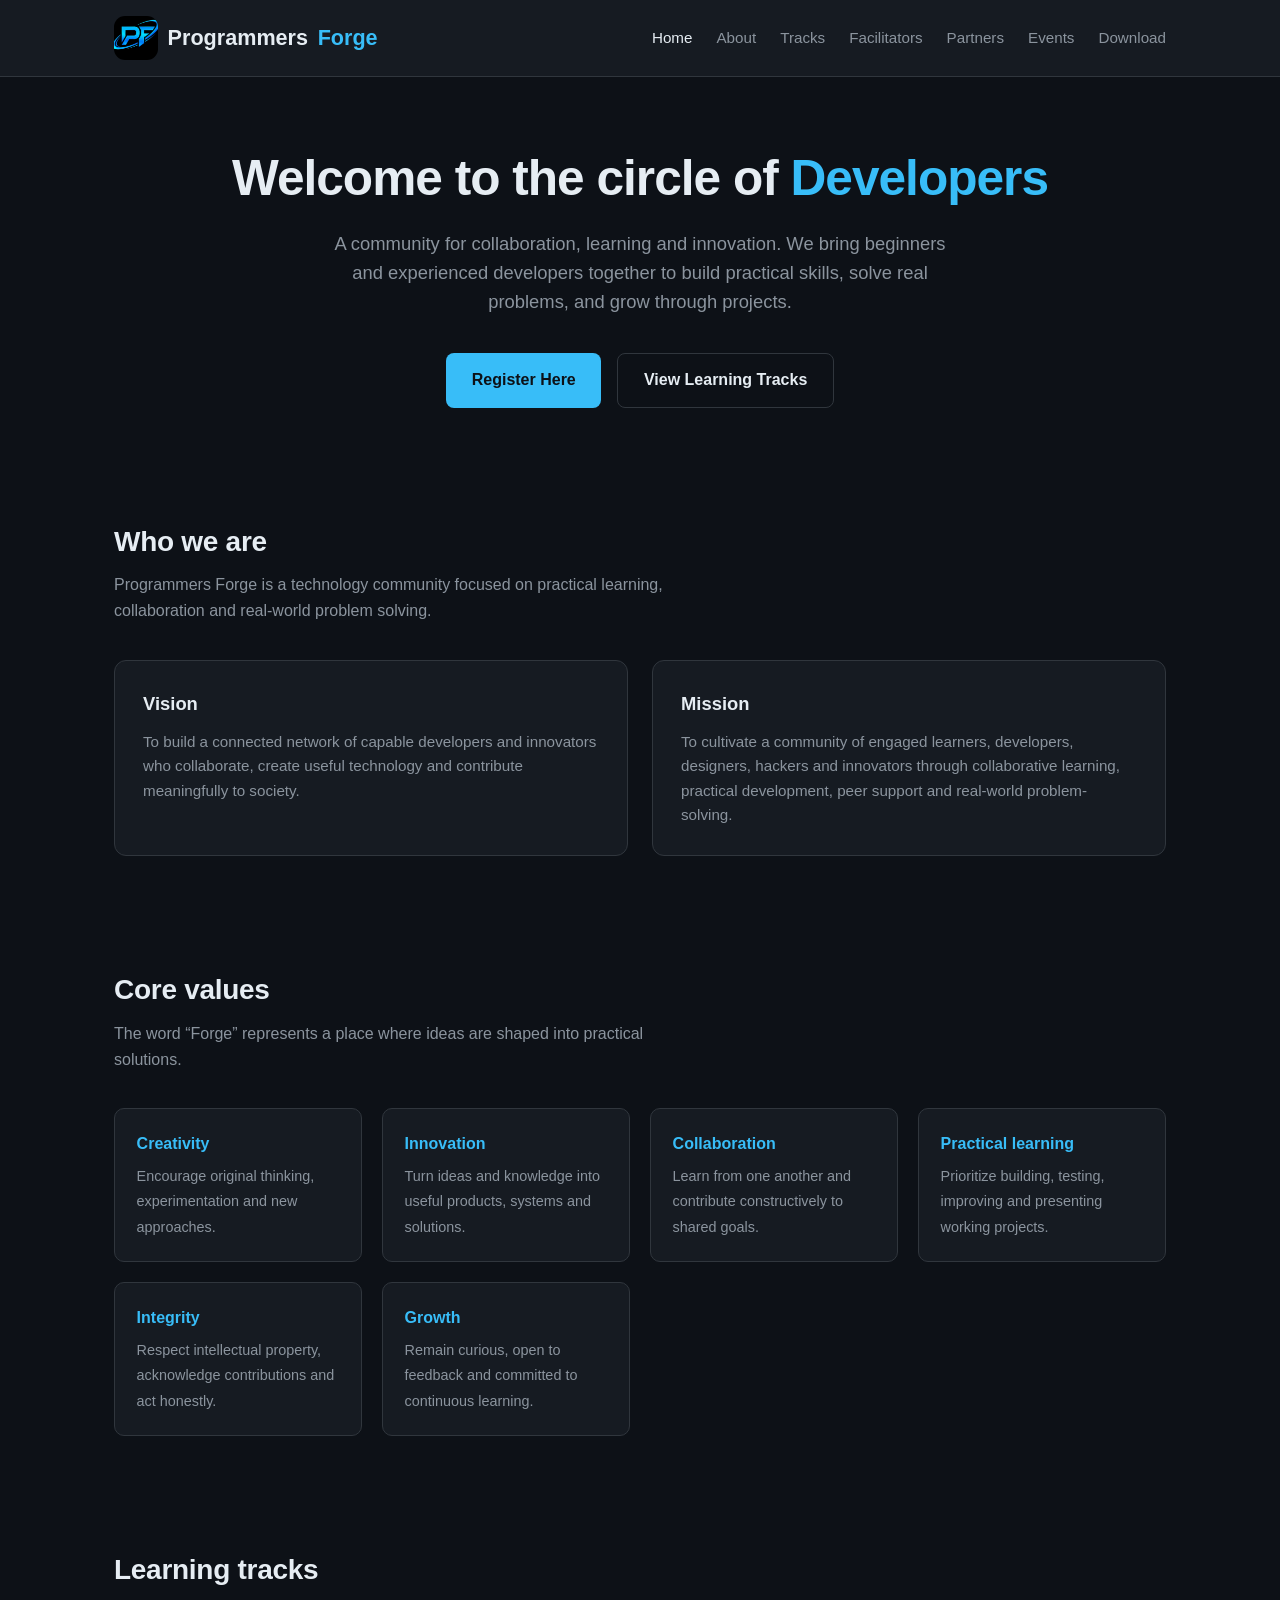
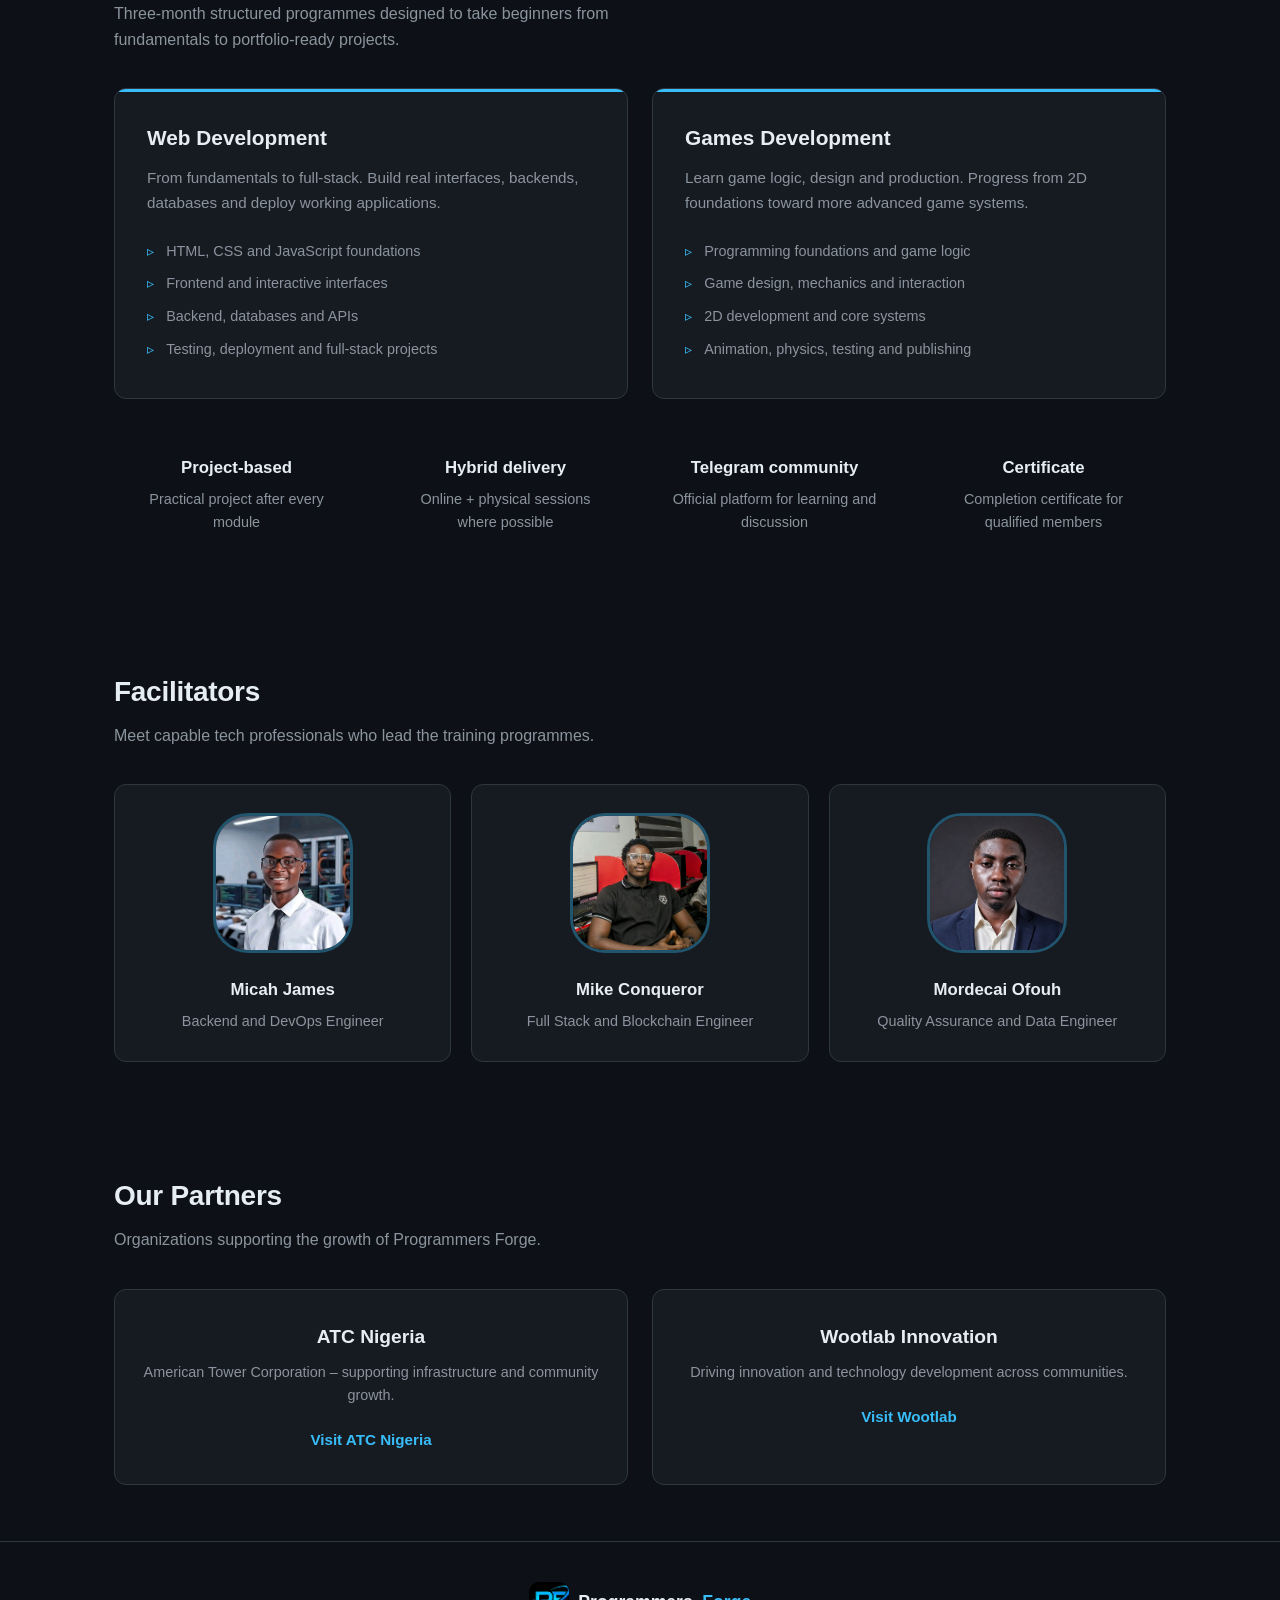
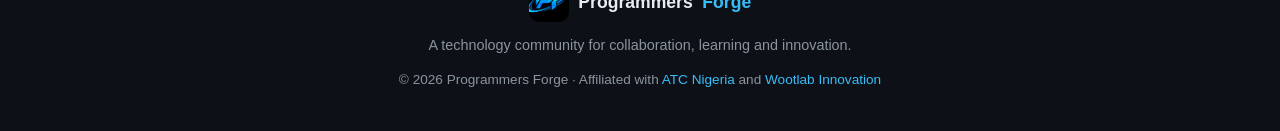
<file: index.html>
<!DOCTYPE html>
<html lang="en">
<head>
    <meta charset="UTF-8">
    <meta name="viewport" content="width=device-width, initial-scale=1.0">
    <title>Programmers Forge | Technology Community for Collaboration, Learning & Innovation</title>
    <meta name="description" content="Programmers Forge is a technology community for collaboration, learning and innovation. Join our Web Development and Games Development tracks.">
    <link rel="stylesheet" href="css/style.css">
</head>
<body>

    <!-- Navigation -->
    <header>
        <nav class="nav">
            <div class="logo">
                <img src="docs/logo.jpg" width="44" height="44" alt="Programmers Forge logo">
                Programmers <span>Forge</span>
            </div>
            <ul class="nav-links">
                <li><a href="index.html">Home</a></li>
                <li><a href="index.html#about">About</a></li>
                <li><a href="index.html#tracks">Tracks</a></li>
                <li><a href="index.html#facilitators">Facilitators</a></li>
                <li><a href="index.html#partners">Partners</a></li>
                <li><a href="event.html">Events</a></li>
                <li><a href="download.html">Download</a></li>
            </ul>
        </nav>
    </header>

    <!-- Hero -->
    <section class="hero">
        <h1>Welcome to the circle of <span>Developers</span></h1>
        <p>
            A community for collaboration, learning and innovation. 
            We bring beginners and experienced developers together to build practical skills, 
            solve real problems, and grow through projects.
        </p>
        <div class="hero-buttons">
            <a href="https://forms.gle/5eBDGkRrgoU51Q5h6" class="btn btn-primary" target="_blank" rel="noopener">
                Register Here
            </a>
            <a href="#tracks" class="btn btn-secondary">
                View Learning Tracks
            </a>
        </div>
    </section>

    <!-- About / Vision & Mission -->
    <section id="about">
        <h2 class="section-title">Who we are</h2>
        <p class="section-subtitle">
            Programmers Forge is a technology community focused on practical learning, 
            collaboration and real-world problem solving.
        </p>

        <div class="grid-2">
            <div class="card">
                <h3>Vision</h3>
                <p>
                    To build a connected network of capable developers and innovators 
                    who collaborate, create useful technology and contribute meaningfully to society.
                </p>
            </div>
            <div class="card">
                <h3>Mission</h3>
                <p>
                    To cultivate a community of engaged learners, developers, designers, 
                    hackers and innovators through collaborative learning, practical development, 
                    peer support and real-world problem-solving.
                </p>
            </div>
        </div>
    </section>

    <!-- Values -->
    <section id="values">
        <h2 class="section-title">Core values</h2>
        <p class="section-subtitle">
            The word “Forge” represents a place where ideas are shaped into practical solutions.
        </p>

        <div class="values-grid">
            <div class="value-item">
                <strong>Creativity</strong>
                <span>Encourage original thinking, experimentation and new approaches.</span>
            </div>
            <div class="value-item">
                <strong>Innovation</strong>
                <span>Turn ideas and knowledge into useful products, systems and solutions.</span>
            </div>
            <div class="value-item">
                <strong>Collaboration</strong>
                <span>Learn from one another and contribute constructively to shared goals.</span>
            </div>
            <div class="value-item">
                <strong>Practical learning</strong>
                <span>Prioritize building, testing, improving and presenting working projects.</span>
            </div>
            <div class="value-item">
                <strong>Integrity</strong>
                <span>Respect intellectual property, acknowledge contributions and act honestly.</span>
            </div>
            <div class="value-item">
                <strong>Growth</strong>
                <span>Remain curious, open to feedback and committed to continuous learning.</span>
            </div>
        </div>
    </section>

    <!-- Learning Tracks -->
    <section id="tracks">
        <h2 class="section-title">Learning tracks</h2>
        <p class="section-subtitle">
            Three-month structured programmes designed to take beginners from fundamentals 
            to portfolio-ready projects.
        </p>

        <div class="tracks">
            <div class="track-card">
                <h3>Web Development</h3>
                <p>
                    From fundamentals to full-stack. Build real interfaces, backends, 
                    databases and deploy working applications.
                </p>
                <ul>
                    <li>HTML, CSS and JavaScript foundations</li>
                    <li>Frontend and interactive interfaces</li>
                    <li>Backend, databases and APIs</li>
                    <li>Testing, deployment and full-stack projects</li>
                </ul>
            </div>

            <div class="track-card">
                <h3>Games Development</h3>
                <p>
                    Learn game logic, design and production. Progress from 2D foundations 
                    toward more advanced game systems.
                </p>
                <ul>
                    <li>Programming foundations and game logic</li>
                    <li>Game design, mechanics and interaction</li>
                    <li>2D development and core systems</li>
                    <li>Animation, physics, testing and publishing</li>
                </ul>
            </div>
        </div>

        <div class="features">
            <div class="feature">
                <h4>Project-based</h4>
                <p>Practical project after every module</p>
            </div>
            <div class="feature">
                <h4>Hybrid delivery</h4>
                <p>Online + physical sessions where possible</p>
            </div>
            <div class="feature">
                <h4>Telegram community</h4>
                <p>Official platform for learning and discussion</p>
            </div>
            <div class="feature">
                <h4>Certificate</h4>
                <p>Completion certificate for qualified members</p>
            </div>
        </div>
    </section>

    <!-- Facilitators -->
    <section id="facilitators">
        <h2 class="section-title">Facilitators</h2>
        <p class="section-subtitle">
            Meet capable tech professionals who lead the training programmes.
        </p>

        <div class="values-grid">
            <div class="facilitator-card">
                <img src="docs/mhyka.jpg" width="140" height="140" alt="Micah James">
                <strong>Micah James</strong>
                <span>Backend and DevOps Engineer</span>
            </div>
            <div class="facilitator-card">
                <img src="docs/mike.jpg" width="140" height="140" alt="Mike Conqueror">
                <strong>Mike Conqueror</strong>
                <span>Full Stack and Blockchain Engineer</span>
            </div>
            <div class="facilitator-card">
                <img src="docs/mordy.jpg" width="140" height="140" alt="Mordecai Ofouh">
                <strong>Mordecai Ofouh</strong>
                <span>Quality Assurance and Data Engineer</span>
            </div>
        </div>
    </section>

    <!-- Partners -->
    <section id="partners">
        <h2 class="section-title">Our Partners</h2>
        <p class="section-subtitle">
            Organizations supporting the growth of Programmers Forge.
        </p>

        <div class="partners-grid">
            <div class="partner-card">
                <h3>ATC Nigeria</h3>
                <p>American Tower Corporation – supporting infrastructure and community growth.</p>
                <a href="https://www.americantower.com/en-ng/" target="_blank" rel="noopener">
                    Visit ATC Nigeria
                </a>
            </div>
            <div class="partner-card">
                <h3>Wootlab Innovation</h3>
                <p>Driving innovation and technology development across communities.</p>
                <a href="https://wootlab.ng" target="_blank" rel="noopener">
                    Visit Wootlab
                </a>
            </div>
        </div>
    </section>

    <!-- Footer -->
    <footer>
        <div class="logo">
            <img src="docs/logo.jpg" width="40" height="40" alt="Programmers Forge logo">
            Programmers <span>Forge</span>
        </div>
        <p>A technology community for collaboration, learning and innovation.</p>
        <p style="margin-top: 0.75rem; font-size: 0.85rem;">
            © 2026 Programmers Forge · Affiliated with 
            <a href="https://www.americantower.com/en-ng/" target="_blank" rel="noopener">ATC Nigeria</a> 
            and 
            <a href="https://wootlab.ng" target="_blank" rel="noopener">Wootlab Innovation</a>
        </p>
    </footer>

    <script src="js/script.js"></script>
</body>
</html>
</file>
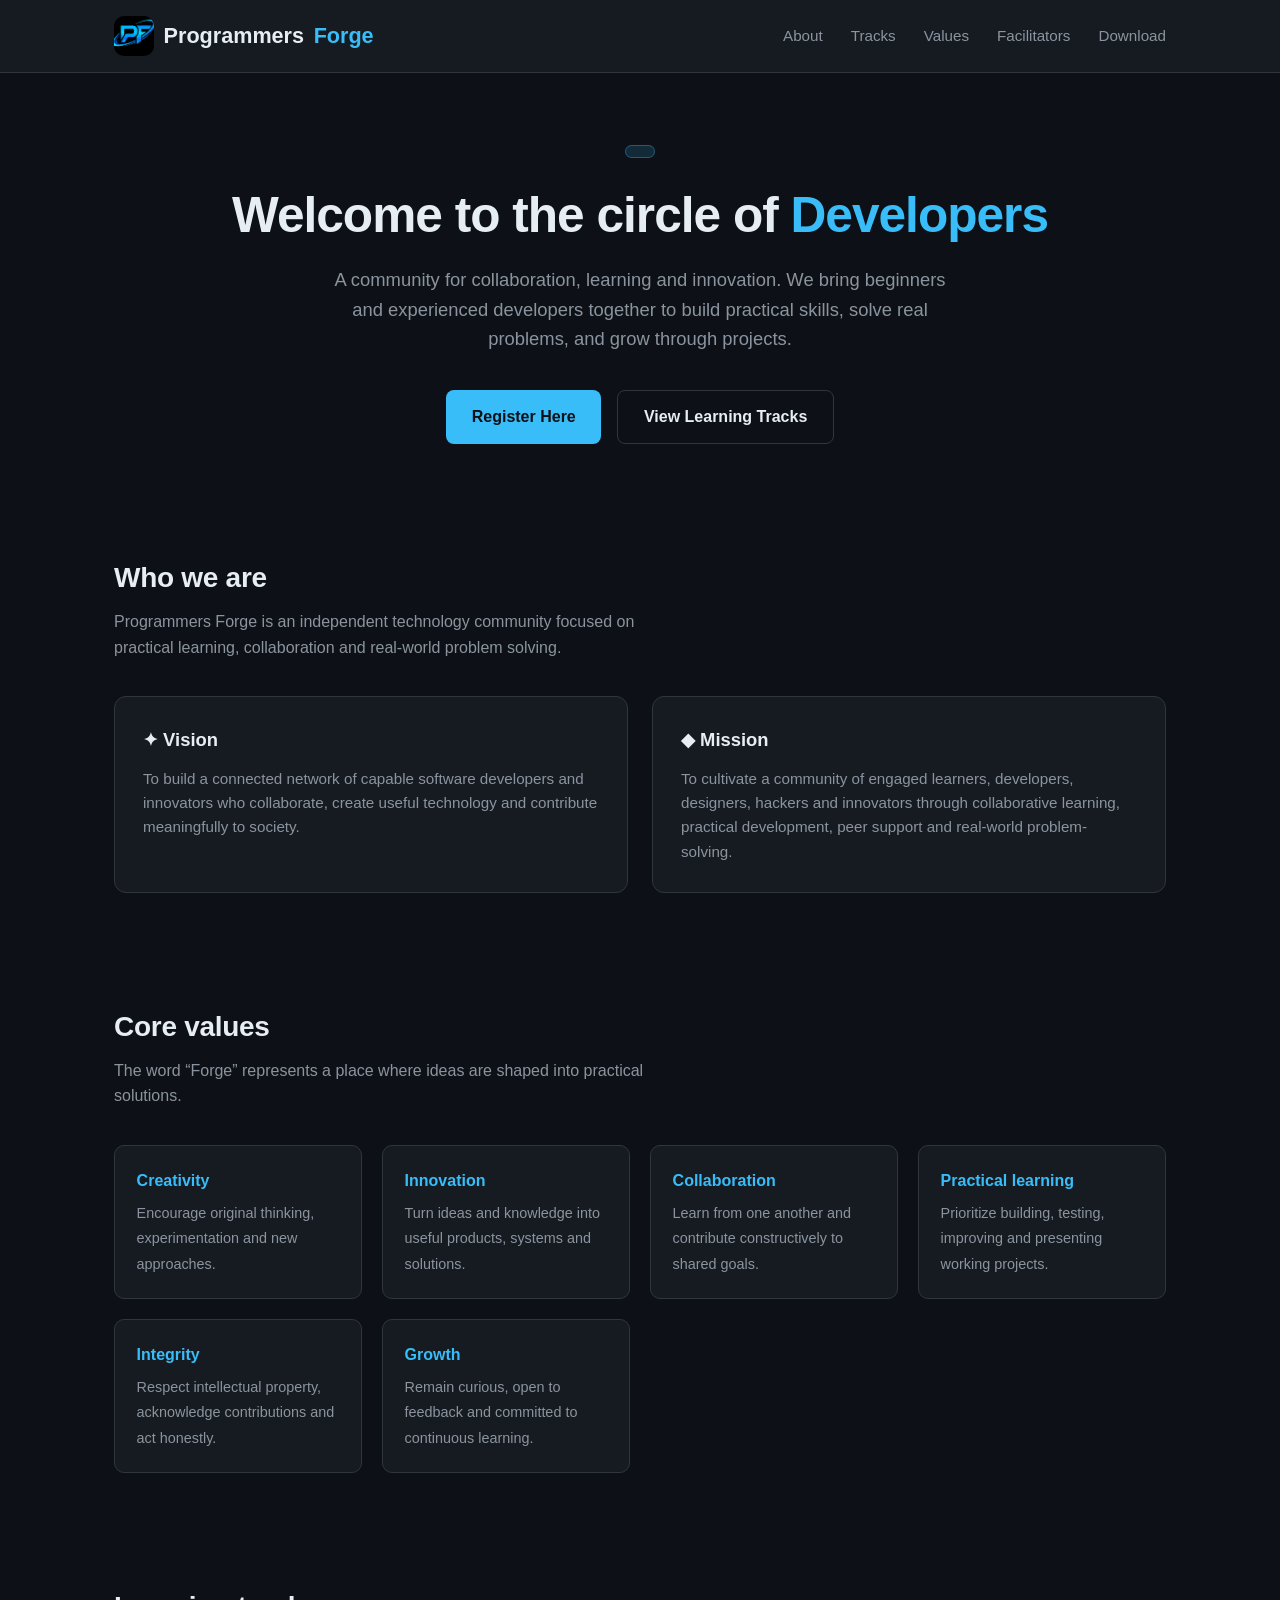
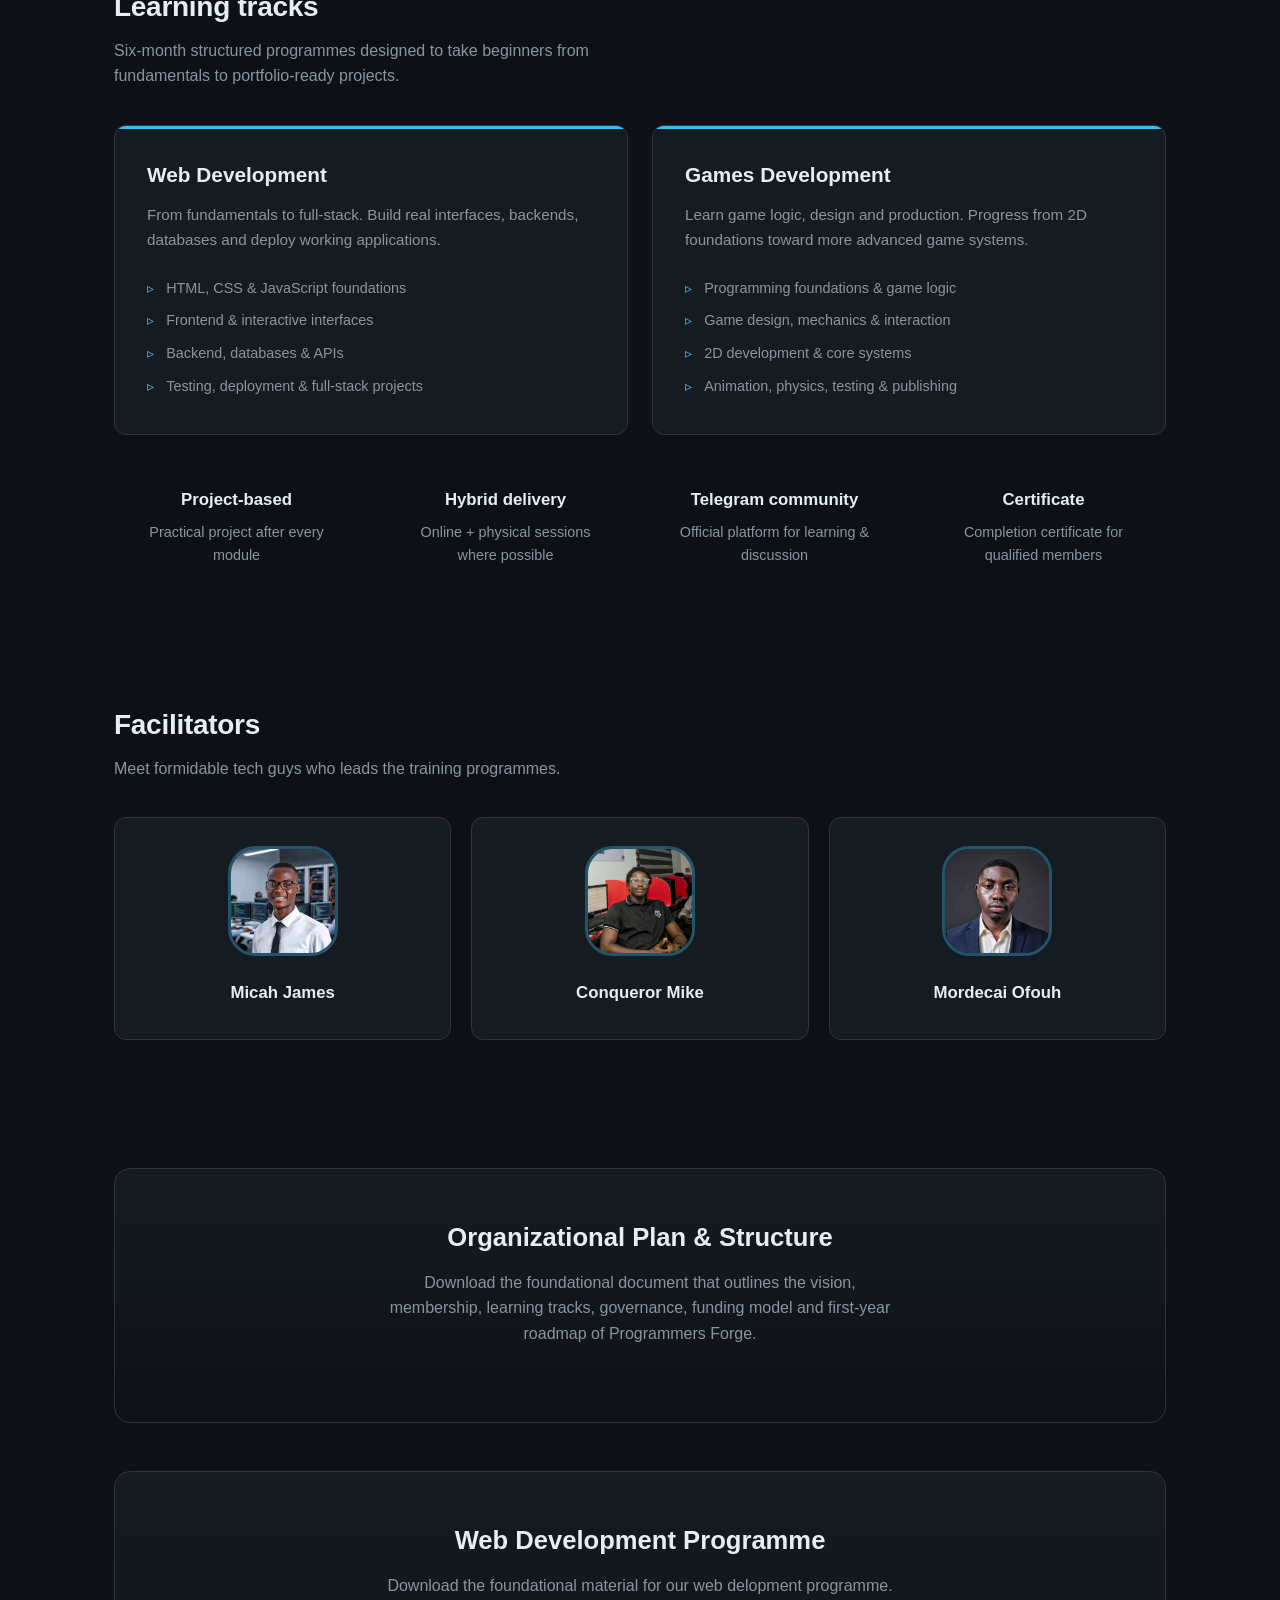
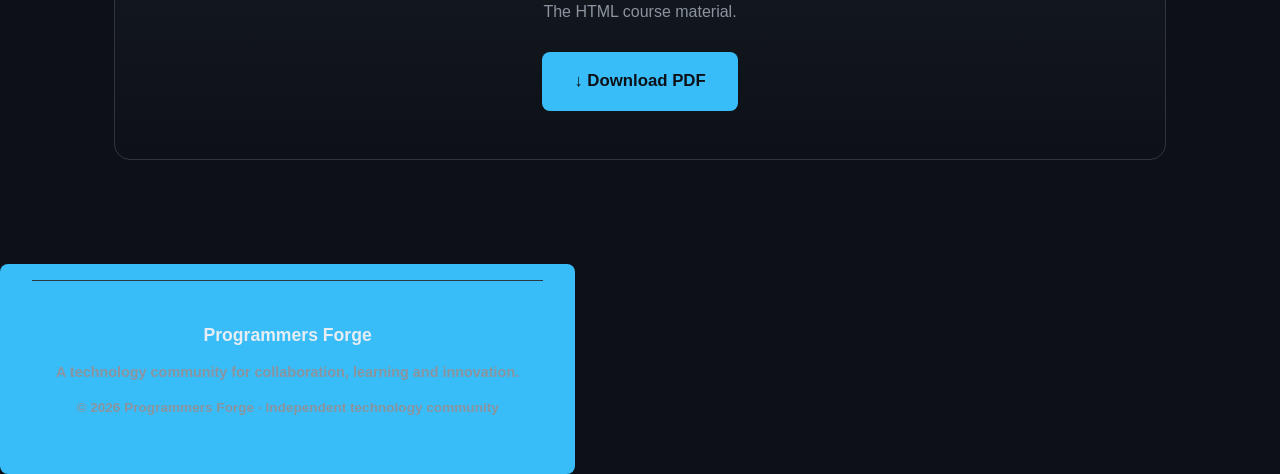
<file: BlueProForge.html>
<!DOCTYPE html>
<html lang="en">
<head>
    <meta charset="UTF-8">
    <meta name="viewport" content="width=device-width, initial-scale=1.0">
    <title>Programmers Forge | Technology Community for Collaboration, Learning & Innovation</title>
    <meta name="description" content="Programmers Forge is a technology community for collaboration, learning and innovation. Join our Web Development and Games Development tracks.">
    <style>
        :root {
            --bg-dark: #0d1117;
            --bg-card: #161b22;
            --bg-hover: #21262d;
            --border: #30363d;
            --text-primary: #e6edf3;
            --text-secondary: #8b949e;
            --accent: #38bdf8;          /* Sky blue */
            --accent-hover: #0ea5e9;    /* Deeper sky blue */
            --accent-soft: rgba(56, 189, 248, 0.15);
            --accent-border: rgba(56, 189, 248, 0.35);
        }

        * {
            margin: 0;
            padding: 0;
            box-sizing: border-box;
        }

        body {
            font-family: -apple-system, BlinkMacSystemFont, "Segoe UI", Helvetica, Arial, sans-serif;
            background-color: var(--bg-dark);
            color: var(--text-primary);
            line-height: 1.6;
        }

        a {
            color: var(--accent);
            text-decoration: none;
        }

        a:hover {
            text-decoration: underline;
        }

        img {
            border-radius: 25%;
            object-fit: cover;
        }

        /* Header */
        header {
            background: var(--bg-card);
            border-bottom: 1px solid var(--border);
            position: sticky;
            top: 0;
            z-index: 100;
        }

        .nav {
            max-width: 1100px;
            margin: 0 auto;
            padding: 1rem 1.5rem;
            display: flex;
            justify-content: space-between;
            align-items: center;
        }

        .logo {
            font-size: 1.35rem;
            font-weight: 700;
            color: var(--text-primary);
            display: flex;
            align-items: center;
            gap: 0.6rem;
        }

        .logo img {
            border-radius: 25%;
            display: block;
        }

        .logo span {
            color: var(--accent);
        }

        .nav-links {
            display: flex;
            gap: 1.75rem;
            list-style: none;
        }

        .nav-links a {
            color: var(--text-secondary);
            font-size: 0.95rem;
            font-weight: 500;
            transition: color 0.2s;
        }

        .nav-links a:hover {
            color: var(--text-primary);
            text-decoration: none;
        }

        /* Hero */
        .hero {
            max-width: 1100px;
            margin: 0 auto;
            padding: 4.5rem 1.5rem 3.5rem;
            text-align: center;
        }

        .hero-badge {
            display: inline-block;
            background: var(--accent-soft);
            color: var(--accent);
            font-size: 0.85rem;
            font-weight: 600;
            padding: 0.35rem 0.9rem;
            border-radius: 999px;
            margin-bottom: 1.25rem;
            border: 1px solid var(--accent-border);
        }

        .hero h1 {
            font-size: clamp(2.1rem, 5vw, 3.1rem);
            font-weight: 800;
            line-height: 1.2;
            margin-bottom: 1.25rem;
            letter-spacing: -0.02em;
        }

        .hero h1 span {
            color: var(--accent);
        }

        .hero p {
            font-size: 1.15rem;
            color: var(--text-secondary);
            max-width: 640px;
            margin: 0 auto 2.25rem;
        }

        .hero-buttons {
            display: flex;
            gap: 1rem;
            justify-content: center;
            flex-wrap: wrap;
        }

        .btn {
            display: inline-flex;
            align-items: center;
            gap: 0.5rem;
            padding: 0.85rem 1.6rem;
            border-radius: 8px;
            font-weight: 600;
            font-size: 1rem;
            transition: all 0.2s;
            cursor: pointer;
            border: none;
        }

        .btn-primary {
            background: var(--accent);
            color: #0d1117;
        }

        .btn-primary:hover {
            background: var(--accent-hover);
            text-decoration: none;
            transform: translateY(-1px);
        }

        .btn-secondary {
            background: transparent;
            color: var(--text-primary);
            border: 1px solid var(--border);
        }

        .btn-secondary:hover {
            background: var(--bg-hover);
            border-color: var(--text-secondary);
            text-decoration: none;
        }

        /* Sections */
        section {
            max-width: 1100px;
            margin: 0 auto;
            padding: 3.5rem 1.5rem;
        }

        .section-title {
            font-size: 1.75rem;
            font-weight: 700;
            margin-bottom: 0.5rem;
            letter-spacing: -0.01em;
        }

        .section-subtitle {
            color: var(--text-secondary);
            margin-bottom: 2.25rem;
            max-width: 560px;
        }

        /* Vision / Mission cards */
        .grid-2 {
            display: grid;
            grid-template-columns: repeat(auto-fit, minmax(280px, 1fr));
            gap: 1.5rem;
        }

        .card {
            background: var(--bg-card);
            border: 1px solid var(--border);
            border-radius: 12px;
            padding: 1.75rem;
            transition: border-color 0.2s;
        }

        .card:hover {
            border-color: #484f58;
        }

        .card h3 {
            font-size: 1.15rem;
            margin-bottom: 0.75rem;
            display: flex;
            align-items: center;
            gap: 0.5rem;
        }

        .card p {
            color: var(--text-secondary);
            font-size: 0.95rem;
        }

        /* Values + Facilitators grid */
        .values-grid {
            display: grid;
            grid-template-columns: repeat(auto-fit, minmax(220px, 1fr));
            gap: 1.25rem;
        }

        .value-item {
            background: var(--bg-card);
            border: 1px solid var(--border);
            border-radius: 10px;
            padding: 1.35rem;
        }

        .value-item strong {
            display: block;
            color: var(--accent);
            margin-bottom: 0.4rem;
            font-size: 1rem;
        }

        .value-item span {
            color: var(--text-secondary);
            font-size: 0.9rem;
        }

        /* Facilitators */
        .facilitator-card {
            background: var(--bg-card);
            border: 1px solid var(--border);
            border-radius: 12px;
            padding: 1.75rem 1.25rem;
            text-align: center;
            transition: border-color 0.2s;
        }

        .facilitator-card:hover {
            border-color: var(--accent);
        }

        .facilitator-card img {
            width: 110px;
            height: 110px;
            border-radius: 25%;
            margin-bottom: 1rem;
            border: 3px solid var(--accent-border);
            object-fit: cover;
        }

        .facilitator-card strong {
            display: block;
            color: var(--text-primary);
            font-size: 1.05rem;
            margin-bottom: 0.25rem;
        }

        .facilitator-card span {
            color: var(--text-secondary);
            font-size: 0.9rem;
        }

        /* Tracks */
        .tracks {
            display: grid;
            grid-template-columns: repeat(auto-fit, minmax(300px, 1fr));
            gap: 1.5rem;
        }

        .track-card {
            background: var(--bg-card);
            border: 1px solid var(--border);
            border-radius: 12px;
            padding: 2rem;
            position: relative;
            overflow: hidden;
        }

        .track-card::before {
            content: "";
            position: absolute;
            top: 0;
            left: 0;
            right: 0;
            height: 3px;
            background: var(--accent);
        }

        .track-card h3 {
            font-size: 1.3rem;
            margin-bottom: 0.75rem;
        }

        .track-card p {
            color: var(--text-secondary);
            margin-bottom: 1.25rem;
            font-size: 0.95rem;
        }

        .track-card ul {
            list-style: none;
            color: var(--text-secondary);
            font-size: 0.9rem;
        }

        .track-card ul li {
            padding: 0.3rem 0;
            padding-left: 1.2rem;
            position: relative;
        }

        .track-card ul li::before {
            content: "▹";
            position: absolute;
            left: 0;
            color: var(--accent);
        }

        /* Features row */
        .features {
            display: grid;
            grid-template-columns: repeat(auto-fit, minmax(240px, 1fr));
            gap: 1.5rem;
            margin-top: 1rem;
        }

        .feature {
            text-align: center;
            padding: 1.5rem 1rem;
        }

        .feature-icon {
            font-size: 1.8rem;
            margin-bottom: 0.75rem;
        }

        .feature h4 {
            margin-bottom: 0.4rem;
            font-size: 1.05rem;
        }

        .feature p {
            color: var(--text-secondary);
            font-size: 0.9rem;
        }

        /* Download CTA */
        .download-section {
            background: linear-gradient(180deg, var(--bg-card) 0%, var(--bg-dark) 100%);
            border: 1px solid var(--border);
            border-radius: 16px;
            padding: 3rem 2rem;
            text-align: center;
            margin: 1rem 0 3rem;
        }

        .download-section h2 {
            font-size: 1.6rem;
            margin-bottom: 0.75rem;
        }

        .download-section p {
            color: var(--text-secondary);
            max-width: 520px;
            margin: 0 auto 1.75rem;
        }

        .download-btn {
            display: inline-flex;
            align-items: center;
            gap: 0.6rem;
            background: var(--accent);
            color: #0d1117;
            padding: 1rem 2rem;
            border-radius: 8px;
            font-weight: 700;
            font-size: 1.05rem;
            transition: all 0.2s;
        }

        .download-btn:hover {
            background: var(--accent-hover);
            text-decoration: none;
            transform: translateY(-2px);
            box-shadow: 0 6px 20px rgba(56, 189, 248, 0.3);
        }

        /* Footer */
        footer {
            border-top: 1px solid var(--border);
            padding: 2.5rem 1.5rem;
            text-align: center;
            color: var(--text-secondary);
            font-size: 0.9rem;
        }

        footer .logo {
            justify-content: center;
            margin-bottom: 0.75rem;
            font-size: 1.1rem;
        }

        /* Responsive */
        @media (max-width: 700px) {
            .nav-links {
                display: none;
            }

            .hero {
                padding: 3rem 1.25rem 2.5rem;
            }

            .download-section {
                padding: 2.25rem 1.25rem;
            }
        }
    </style>
</head>
<body>

    <!-- Navigation -->
    <header>
        <nav class="nav">
            <div class="logo">
                <img src="docs/logo.jpg" width="40" height="40" alt="Programmers Forge logo">
                Programmers <span>Forge</span>
            </div>
            <ul class="nav-links">
                <li><a href="#about">About</a></li>
                <li><a href="#tracks">Tracks</a></li>
                <li><a href="#values">Values</a></li>
                <li><a href="#facilitators">Facilitators</a></li>
                <li><a href="#download">Download</a></li>
            </ul>
        </nav>
    </header>

    <!-- Hero -->
    <section class="hero">
        <div class="hero-badge"></div>
        <h1>Welcome to the circle of <span>Developers</span></h1>
        <p>
            A community for collaboration, learning and innovation. 
            We bring beginners and experienced developers together to build practical skills, 
            solve real problems, and grow through projects.
        </p>
        <div class="hero-buttons">
            <a href="https://forms.gle/5eBDGkRrgoU51Q5h6" class="btn btn-primary">
                Register Here
            </a>
            <a href="#tracks" class="btn btn-secondary">
                View Learning Tracks
            </a>
        </div>
    </section>

    <!-- About / Vision & Mission -->
    <section id="about">
        <h2 class="section-title">Who we are</h2>
        <p class="section-subtitle">
            Programmers Forge is an independent technology community focused on practical learning, 
            collaboration and real-world problem solving.
        </p>

        <div class="grid-2">
            <div class="card">
                <h3>✦ Vision</h3>
                <p>
                    To build a connected network of capable software developers and innovators 
                    who collaborate, create useful technology and contribute meaningfully to society.
                </p>
            </div>
            <div class="card">
                <h3>◆ Mission</h3>
                <p>
                    To cultivate a community of engaged learners, developers, designers, 
                    hackers and innovators through collaborative learning, practical development, 
                    peer support and real-world problem-solving.
                </p>
            </div>
        </div>
    </section>

    <!-- Values -->
    <section id="values">
        <h2 class="section-title">Core values</h2>
        <p class="section-subtitle">
            The word “Forge” represents a place where ideas are shaped into practical solutions.
        </p>

        <div class="values-grid">
            <div class="value-item">
                <strong>Creativity</strong>
                <span>Encourage original thinking, experimentation and new approaches.</span>
            </div>
            <div class="value-item">
                <strong>Innovation</strong>
                <span>Turn ideas and knowledge into useful products, systems and solutions.</span>
            </div>
            <div class="value-item">
                <strong>Collaboration</strong>
                <span>Learn from one another and contribute constructively to shared goals.</span>
            </div>
            <div class="value-item">
                <strong>Practical learning</strong>
                <span>Prioritize building, testing, improving and presenting working projects.</span>
            </div>
            <div class="value-item">
                <strong>Integrity</strong>
                <span>Respect intellectual property, acknowledge contributions and act honestly.</span>
            </div>
            <div class="value-item">
                <strong>Growth</strong>
                <span>Remain curious, open to feedback and committed to continuous learning.</span>
            </div>
        </div>
    </section>

    <!-- Learning Tracks -->
    <section id="tracks">
        <h2 class="section-title">Learning tracks</h2>
        <p class="section-subtitle">
            Six-month structured programmes designed to take beginners from fundamentals 
            to portfolio-ready projects.
        </p>

        <div class="tracks">
            <div class="track-card">
                <h3>Web Development</h3>
                <p>
                    From fundamentals to full-stack. Build real interfaces, backends, 
                    databases and deploy working applications.
                </p>
                <ul>
                    <li>HTML, CSS & JavaScript foundations</li>
                    <li>Frontend & interactive interfaces</li>
                    <li>Backend, databases & APIs</li>
                    <li>Testing, deployment & full-stack projects</li>
                </ul>
            </div>

            <div class="track-card">
                <h3>Games Development</h3>
                <p>
                    Learn game logic, design and production. Progress from 2D foundations 
                    toward more advanced game systems.
                </p>
                <ul>
                    <li>Programming foundations & game logic</li>
                    <li>Game design, mechanics & interaction</li>
                    <li>2D development & core systems</li>
                    <li>Animation, physics, testing & publishing</li>
                </ul>
            </div>
        </div>

        <div class="features">
            <div class="feature">
                <div class="feature-icon"></div>
                <h4>Project-based</h4>
                <p>Practical project after every module</p>
            </div>
            <div class="feature">
                <div class="feature-icon"></div>
                <h4>Hybrid delivery</h4>
                <p>Online + physical sessions where possible</p>
            </div>
            <div class="feature">
                <div class="feature-icon"></div>
                <h4>Telegram community</h4>
                <p>Official platform for learning & discussion</p>
            </div>
            <div class="feature">
                <div class="feature-icon"></div>
                <h4>Certificate</h4>
                <p>Completion certificate for qualified members</p>
            </div>
        </div>
    </section>

    <!-- Facilitators -->
    <section id="facilitators">
        <h2 class="section-title">Facilitators</h2>
        <p class="section-subtitle">
           Meet formidable tech guys who leads the training programmes.
        </p>

        <div class="values-grid">
            <div class="facilitator-card">
                <img src="docs/mhyka.jpg" width="110" height="110" alt="Micah James">
                <strong>Micah James</strong>
                <span></span>
            </div>
            <div class="facilitator-card">
                <img src="docs/mike.jpg" width="110" height="110" alt="Conqueror Mike">
                <strong>Conqueror Mike</strong>
                <span></span>
            </div>
            <div class="facilitator-card">
                <img src="docs/mordy.jpg" width="110" height="110" alt="Mordecai Ofouh">
                <strong>Mordecai Ofouh</strong>
                <span></span>
            </div>
        </div>
    </section>

    <!-- Download Section -->
    <section id="download">
        <div class="download-section">
            <h2>Organizational Plan & Structure</h2>
            <p>
                Download the foundational document that outlines the vision, membership, 
                learning tracks, governance, funding model and first-year roadmap of 
                Programmers Forge.
            </p>
          <!--  <a class="download-btn" 
               href="https://github.com/ProgrammersForge/programmers-forge/blob/main/docs/PROGRAMMERS_FORGE_PLAN_AND_STRUCTURE.pdf" 
               target="_blank"
               rel="noopener">
                ↓ Download PDF
            </a> -->
        </div>
        </div>
        <div class="download-section">
        <h2>Web Development Programme</h2>
        <p>
        Download the foundational material for our web delopment programme. The HTML course material.
        </p>
        
        <!-- 
        REPLACE the href below with your actual GitHub file page link.
        Example: https://github.com/USERNAME/REPO/blob/main/PROGRAMMERS_FORGE_PLAN_AND_STRUCTURE.pdf
        -->
        <a class="download-btn" 
        href="docs/programmers_forge_html_handbook.pdf" 
        target="_blank"
        rel="noopener">
        ↓ Download PDF
    </section>

    <!-- Footer -->
  <footer>
        <div class="logo">
            Programmers Forge
        </div>
        <p>A technology community for collaboration, learning and innovation.</p>
        <p style="margin-top: 0.75rem; font-size: 0.85rem;">
            © 2026 Programmers Forge · Independent technology community
        </p>
  </footer>

</body>
</html>
</file>
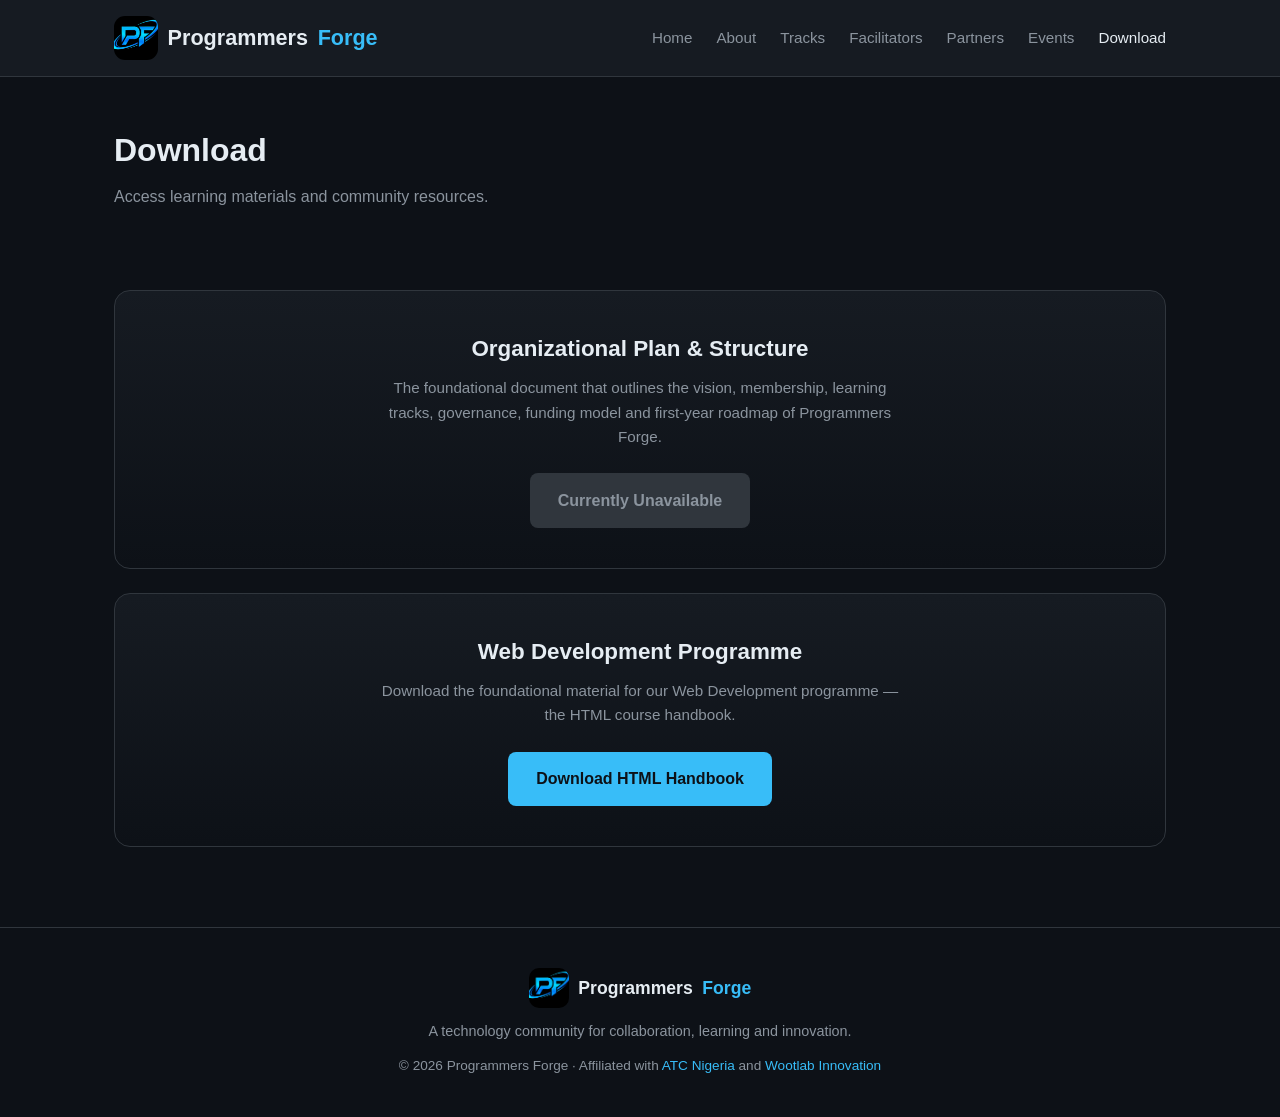
<file: download.html>
<!DOCTYPE html>
<html lang="en">
<head>
    <meta charset="UTF-8">
    <meta name="viewport" content="width=device-width, initial-scale=1.0">
    <title>Download | Programmers Forge</title>
    <meta name="description" content="Download learning materials and resources from Programmers Forge.">
    <link rel="stylesheet" href="css/style.css">
</head>
<body>

    <!-- Navigation -->
    <header>
        <nav class="nav">
            <div class="logo">
                <img src="docs/logo.jpg" width="44" height="44" alt="Programmers Forge logo">
                Programmers <span>Forge</span>
            </div>
            <ul class="nav-links">
                <li><a href="index.html">Home</a></li>
                <li><a href="index.html#about">About</a></li>
                <li><a href="index.html#tracks">Tracks</a></li>
                <li><a href="index.html#facilitators">Facilitators</a></li>
                <li><a href="index.html#partners">Partners</a></li>
                <li><a href="event.html">Events</a></li>
                <li><a href="download.html">Download</a></li>
            </ul>
        </nav>
    </header>

    <!-- Page Header -->
    <div class="page-header">
        <h1>Download</h1>
        <p>Access learning materials and community resources.</p>
    </div>

    <!-- Download Content -->
    <section>
        <div class="download-section">
            <h2>Organizational Plan & Structure</h2>
            <p>
                The foundational document that outlines the vision, membership, 
                learning tracks, governance, funding model and first-year roadmap of 
                Programmers Forge.
            </p>
            <a class="download-btn disabled" href="#" aria-disabled="true">
                Currently Unavailable
            </a>
        </div>

        <div class="download-section">
            <h2>Web Development Programme</h2>
            <p>
                Download the foundational material for our Web Development programme — 
                the HTML course handbook.
            </p>
            <a class="download-btn" 
               href="docs/programmers_forge_html_handbook.pdf" 
               target="_blank"
               rel="noopener">
                Download HTML Handbook
            </a>
        </div>
    </section>

    <!-- Footer -->
    <footer>
        <div class="logo">
            <img src="docs/logo.jpg" width="40" height="40" alt="Programmers Forge logo">
            Programmers <span>Forge</span>
        </div>
        <p>A technology community for collaboration, learning and innovation.</p>
        <p style="margin-top: 0.75rem; font-size: 0.85rem;">
            © 2026 Programmers Forge · Affiliated with 
            <a href="https://www.americantower.com/en-ng/" target="_blank" rel="noopener">ATC Nigeria</a> 
            and 
            <a href="https://wootlab.ng" target="_blank" rel="noopener">Wootlab Innovation</a>
        </p>
    </footer>

    <script src="js/script.js"></script>
</body>
</html>
</file>
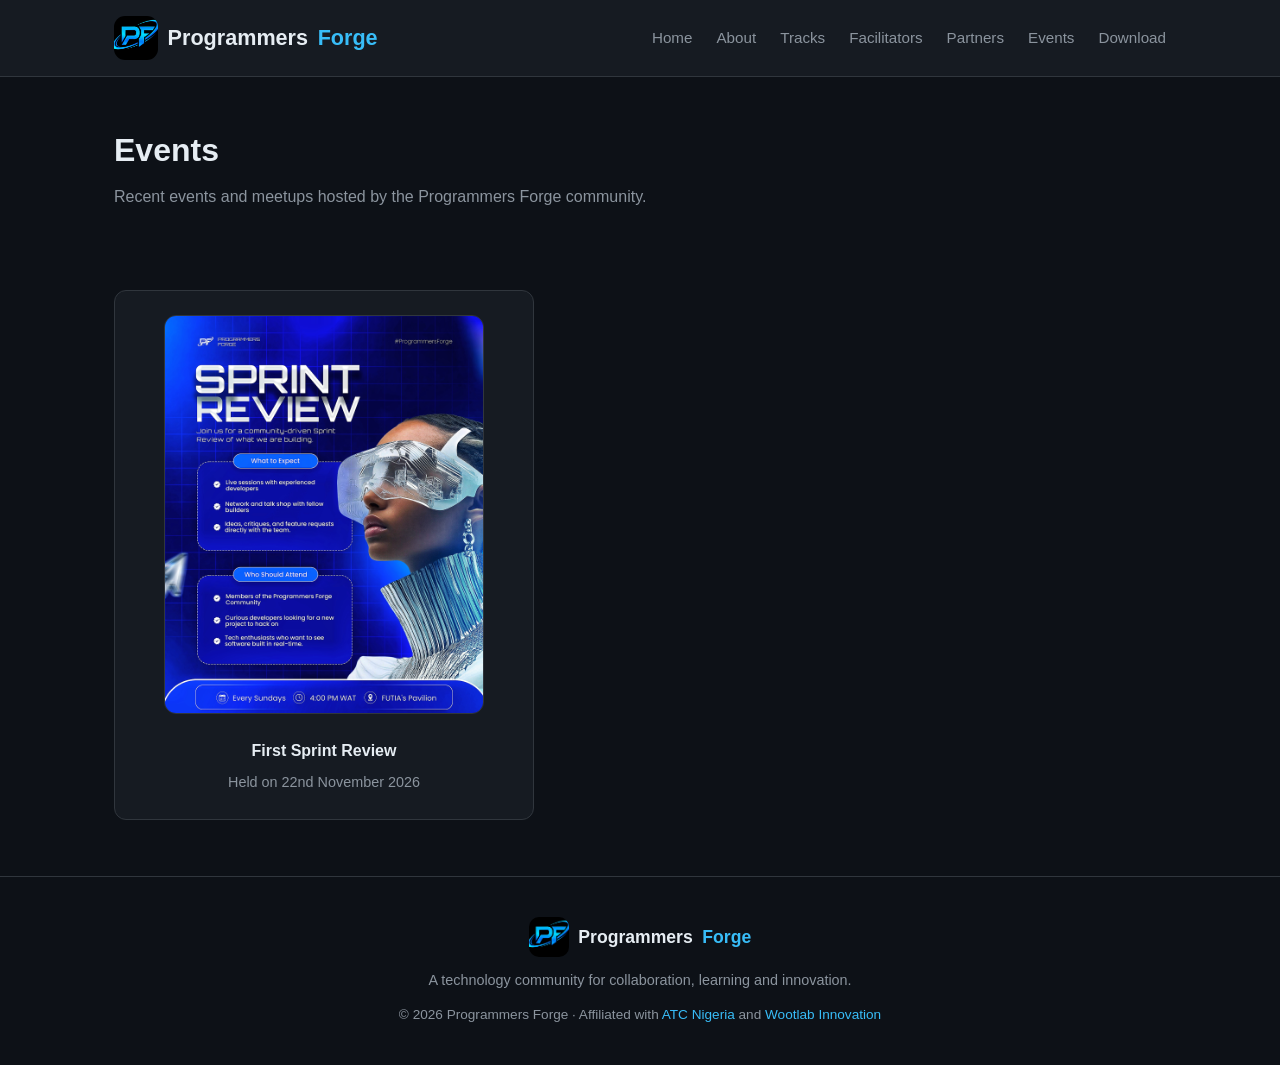
<file: evenn.html>
<!DOCTYPE html>
<html lang="en">
<head>
    <meta charset="UTF-8">
    <meta name="viewport" content="width=device-width, initial-scale=1.0">
    <title>Events | Programmers Forge</title>
    <meta name="description" content="Recent events and meetups hosted by the Programmers Forge community.">
    <link rel="stylesheet" href="css/style.css">
</head>
<body>

    <!-- Navigation -->
    <header>
        <nav class="nav">
            <div class="logo">
                <img src="docs/logo.jpg" width="44" height="44" alt="Programmers Forge logo">
                Programmers <span>Forge</span>
            </div>
            <ul class="nav-links">
                <li><a href="index.html">Home</a></li>
                <li><a href="index.html#about">About</a></li>
                <li><a href="index.html#tracks">Tracks</a></li>
                <li><a href="index.html#facilitators">Facilitators</a></li>
                <li><a href="index.html#partners">Partners</a></li>
                <li><a href="event.html">Events</a></li>
                <li><a href="download.html">Download</a></li>
            </ul>
        </nav>
    </header>

    <!-- Page Header -->
    <div class="page-header">
        <h1>Events</h1>
        <p>Recent events and meetups hosted by the Programmers Forge community.</p>
    </div>

    <!-- Events Content -->
    <section>
        <div class="event-card">
            <img src="docs/sprint_review.jpeg" alt="Sprint Review Flyer">
            <strong>First Sprint Review</strong>
            <span>Held on 22nd November 2026</span>
        </div>
    </section>

    <!-- Footer -->
    <footer>
        <div class="logo">
            <img src="docs/logo.jpg" width="40" height="40" alt="Programmers Forge logo">
            Programmers <span>Forge</span>
        </div>
        <p>A technology community for collaboration, learning and innovation.</p>
        <p style="margin-top: 0.75rem; font-size: 0.85rem;">
            © 2026 Programmers Forge · Affiliated with 
            <a href="https://www.americantower.com/en-ng/" target="_blank" rel="noopener">ATC Nigeria</a> 
            and 
            <a href="https://wootlab.ng" target="_blank" rel="noopener">Wootlab Innovation</a>
        </p>
    </footer>

    <script src="js/script.js"></script>
</body>
</html>
</file>
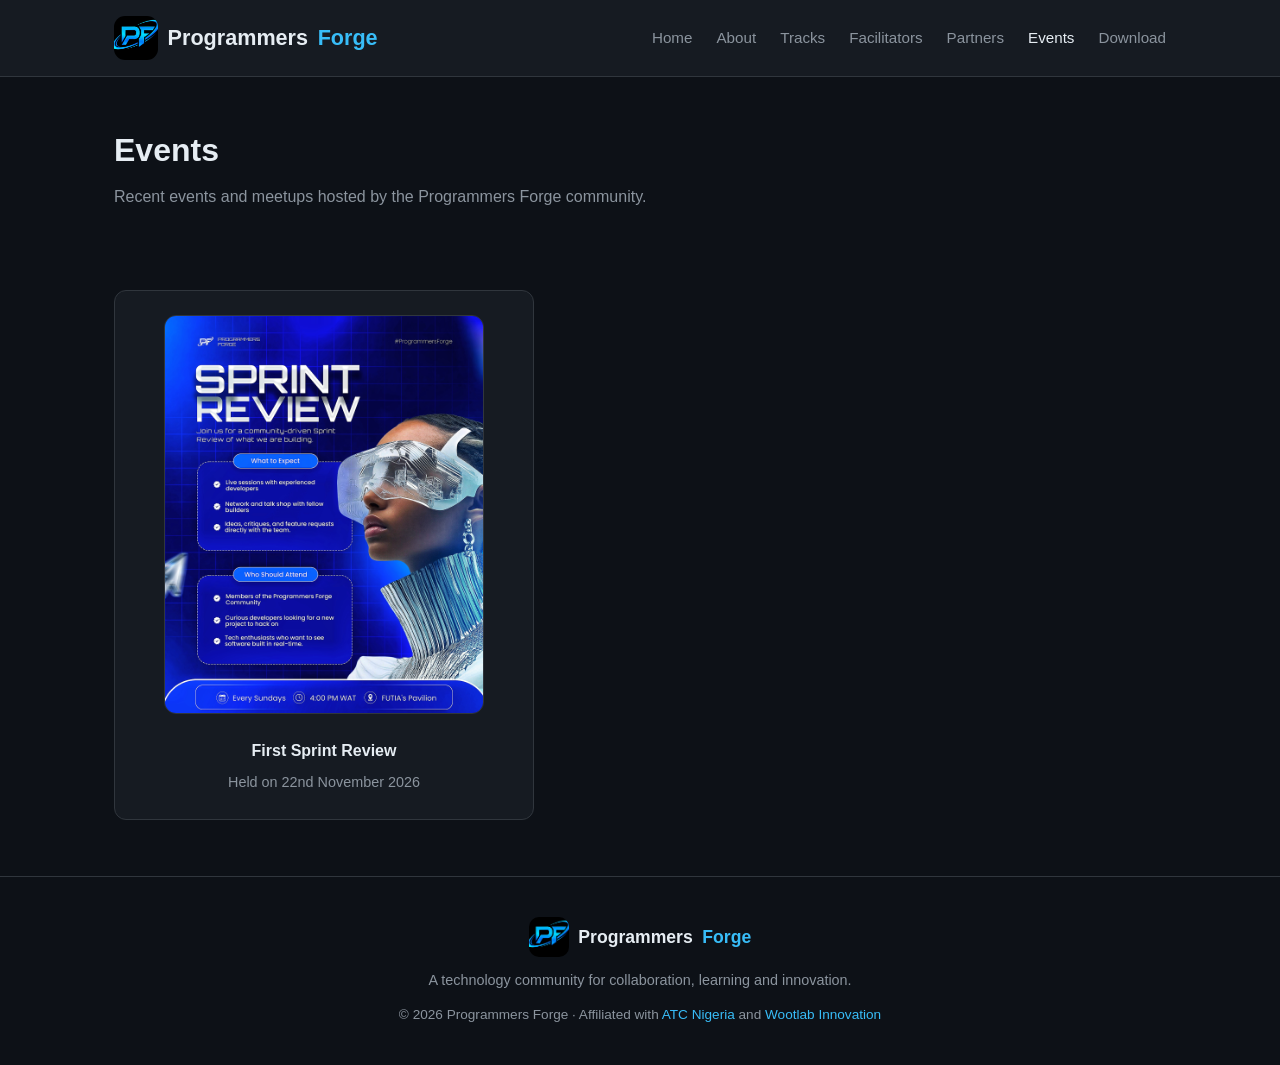
<file: event.html>
<!DOCTYPE html>
<html lang="en">
<head>
    <meta charset="UTF-8">
    <meta name="viewport" content="width=device-width, initial-scale=1.0">
    <title>Events | Programmers Forge</title>
    <meta name="description" content="Recent events and meetups hosted by the Programmers Forge community.">
    <link rel="stylesheet" href="css/style.css">
</head>
<body>

    <!-- Navigation -->
    <header>
        <nav class="nav">
            <div class="logo">
                <img src="docs/logo.jpg" width="44" height="44" alt="Programmers Forge logo">
                Programmers <span>Forge</span>
            </div>
            <ul class="nav-links">
                <li><a href="index.html">Home</a></li>
                <li><a href="index.html#about">About</a></li>
                <li><a href="index.html#tracks">Tracks</a></li>
                <li><a href="index.html#facilitators">Facilitators</a></li>
                <li><a href="index.html#partners">Partners</a></li>
                <li><a href="event.html">Events</a></li>
                <li><a href="download.html">Download</a></li>
            </ul>
        </nav>
    </header>

    <!-- Page Header -->
    <div class="page-header">
        <h1>Events</h1>
        <p>Recent events and meetups hosted by the Programmers Forge community.</p>
    </div>

    <!-- Events Content -->
    <section>
        <div class="event-card">
            <img src="docs/sprint_review.jpeg" alt="Sprint Review Flyer">
            <strong>First Sprint Review</strong>
            <span>Held on 22nd November 2026</span>
        </div>
    </section>

    <!-- Footer -->
    <footer>
        <div class="logo">
            <img src="docs/logo.jpg" width="40" height="40" alt="Programmers Forge logo">
            Programmers <span>Forge</span>
        </div>
        <p>A technology community for collaboration, learning and innovation.</p>
        <p style="margin-top: 0.75rem; font-size: 0.85rem;">
            © 2026 Programmers Forge · Affiliated with 
            <a href="https://www.americantower.com/en-ng/" target="_blank" rel="noopener">ATC Nigeria</a> 
            and 
            <a href="https://wootlab.ng" target="_blank" rel="noopener">Wootlab Innovation</a>
        </p>
    </footer>

    <script src="js/script.js"></script>
</body>
</html>
</file>
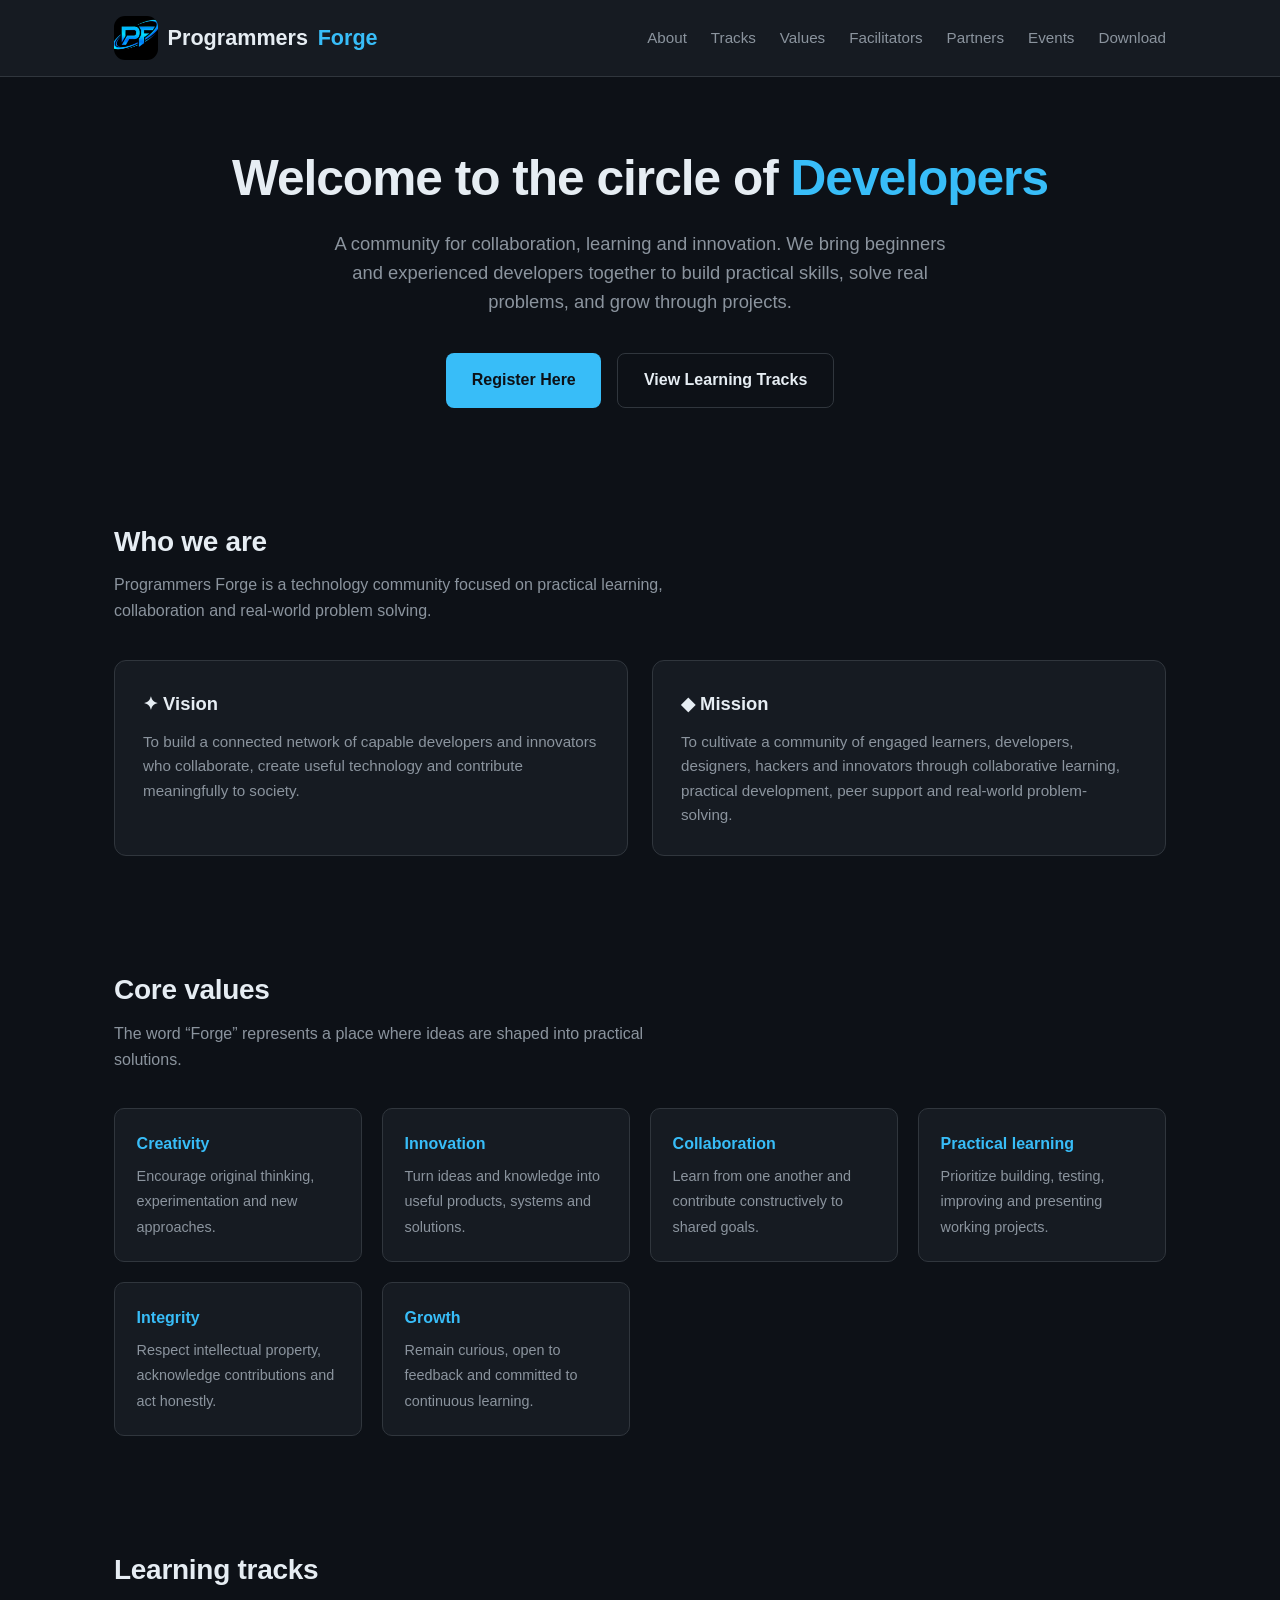
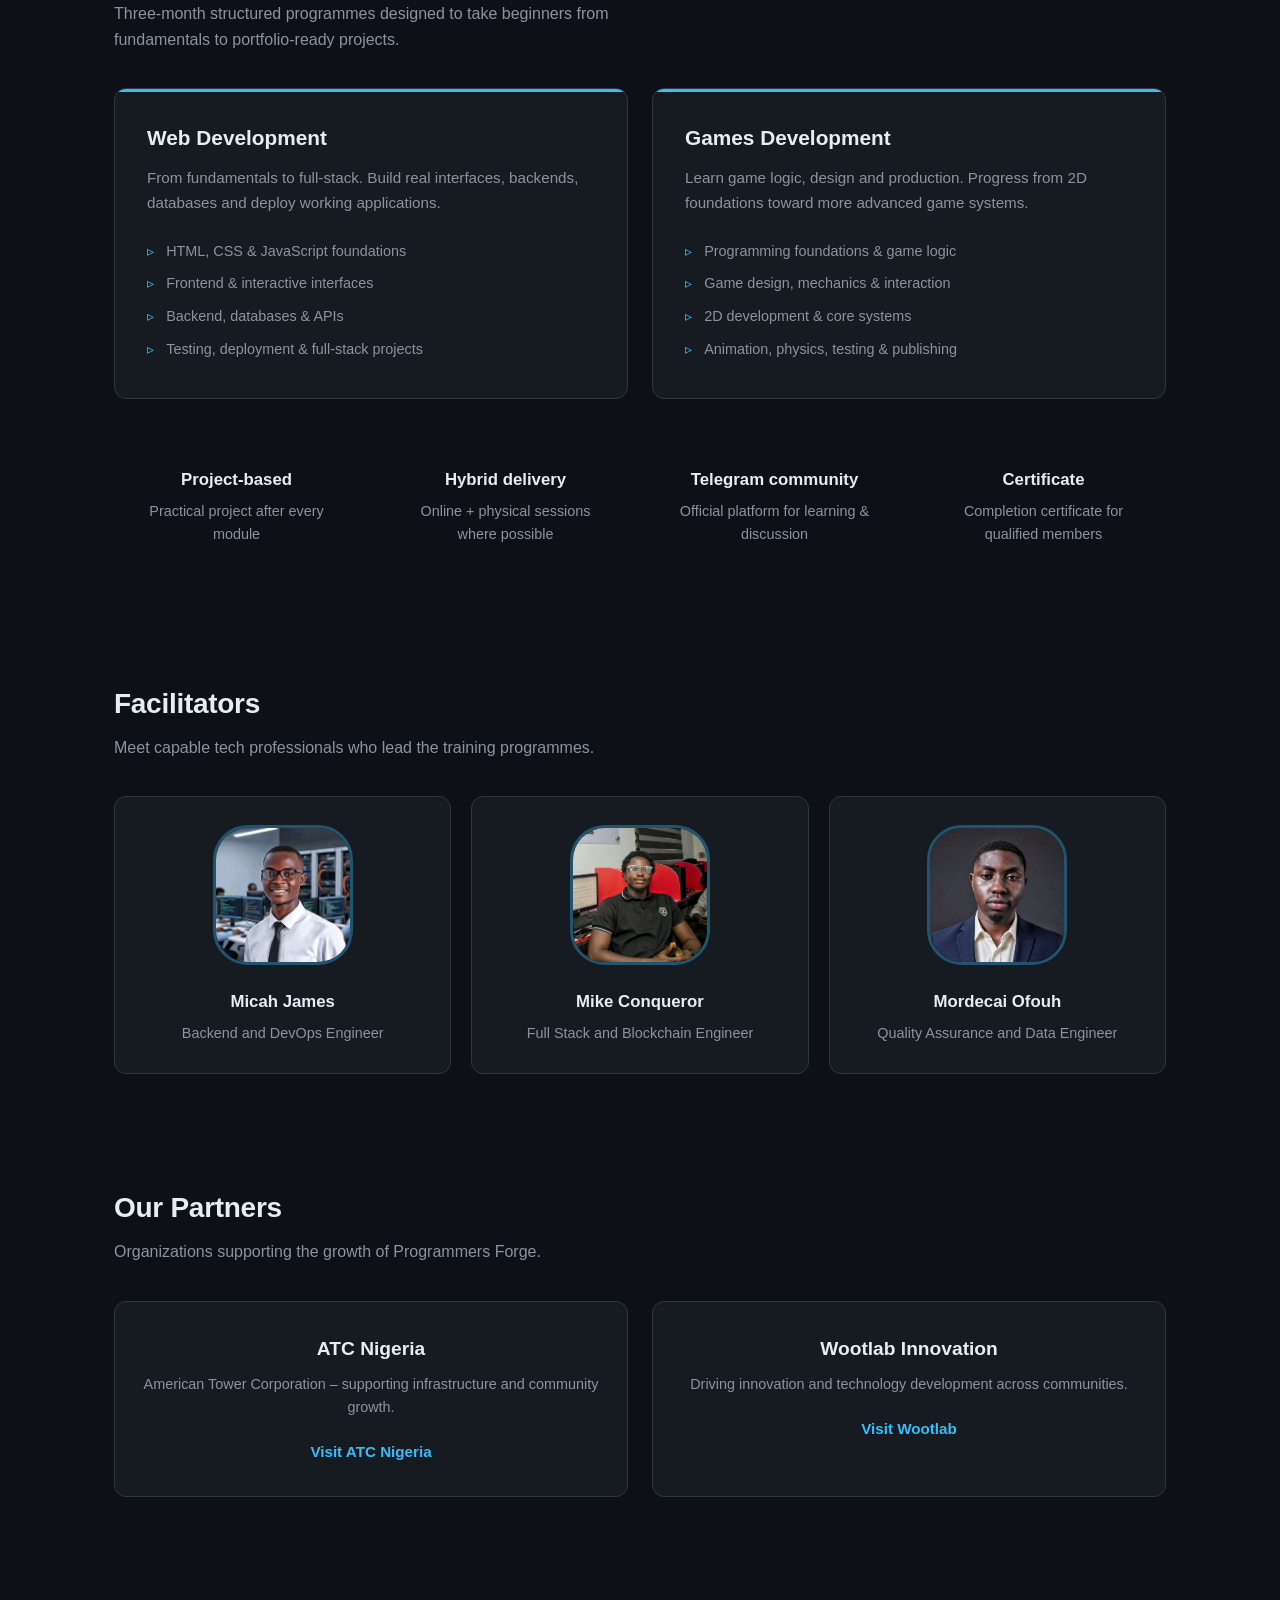
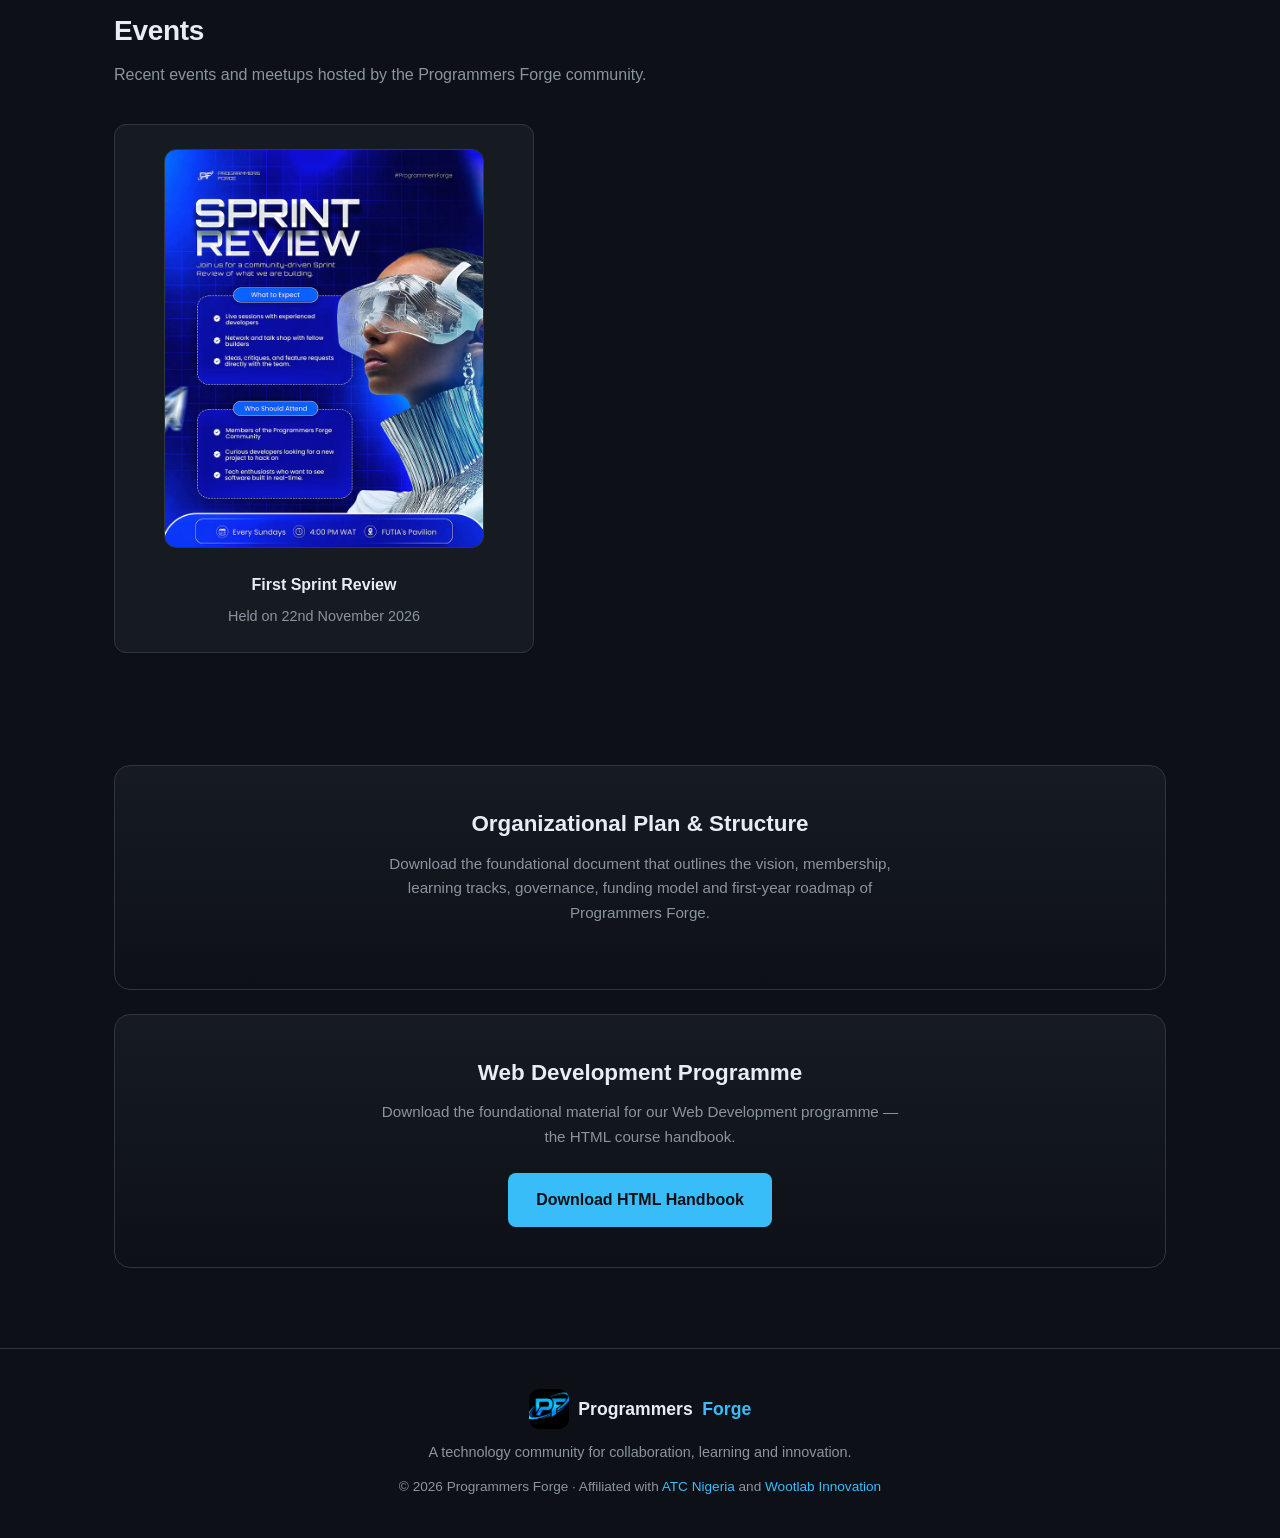
<file: ind3ex.html>
<!DOCTYPE html>
<html lang="en">
<head>
    <meta charset="UTF-8">
    <meta name="viewport" content="width=device-width, initial-scale=1.0">
    <title>Programmers Forge | Technology Community for Collaboration, Learning & Innovation</title>
    <meta name="description" content="Programmers Forge is a technology community for collaboration, learning and innovation. Join our Web Development and Games Development tracks.">
    <style>
        :root {
            --bg-dark: #0d1117;
            --bg-card: #161b22;
            --bg-hover: #21262d;
            --border: #30363d;
            --text-primary: #e6edf3;
            --text-secondary: #8b949e;
            --accent: #38bdf8;
            --accent-hover: #0ea5e9;
            --accent-soft: rgba(56, 189, 248, 0.15);
            --accent-border: rgba(56, 189, 248, 0.35);
        }

        * {
            margin: 0;
            padding: 0;
            box-sizing: border-box;
        }

        body {
            font-family: -apple-system, BlinkMacSystemFont, "Segoe UI", Helvetica, Arial, sans-serif;
            background-color: var(--bg-dark);
            color: var(--text-primary);
            line-height: 1.6;
        }

        a {
            color: var(--accent);
            text-decoration: none;
        }

        a:hover {
            text-decoration: underline;
        }

        img {
            border-radius: 25%;
            object-fit: cover;
        }

        /* Header */
        header {
            background: var(--bg-card);
            border-bottom: 1px solid var(--border);
            position: sticky;
            top: 0;
            z-index: 100;
        }

        .nav {
            max-width: 1100px;
            margin: 0 auto;
            padding: 1rem 1.5rem;
            display: flex;
            justify-content: space-between;
            align-items: center;
        }

        .logo {
            font-size: 1.35rem;
            font-weight: 700;
            color: var(--text-primary);
            display: flex;
            align-items: center;
            gap: 0.6rem;
        }

        .logo img {
            border-radius: 25%;
            display: block;
        }

        .logo span {
            color: var(--accent);
        }

        .nav-links {
            display: flex;
            gap: 1.5rem;
            list-style: none;
            flex-wrap: wrap;
        }

        .nav-links a {
            color: var(--text-secondary);
            font-size: 0.95rem;
            font-weight: 500;
            transition: color 0.2s;
        }

        .nav-links a:hover {
            color: var(--text-primary);
            text-decoration: none;
        }

        /* Hero */
        .hero {
            max-width: 1100px;
            margin: 0 auto;
            padding: 4.5rem 1.5rem 3.5rem;
            text-align: center;
        }

        .hero-badge {
            display: inline-block;
            background: var(--accent-soft);
            color: var(--accent);
            font-size: 0.85rem;
            font-weight: 600;
            padding: 0.35rem 0.9rem;
            border-radius: 999px;
            margin-bottom: 1.25rem;
            border: 1px solid var(--accent-border);
        }

        .hero h1 {
            font-size: clamp(2.1rem, 5vw, 3.1rem);
            font-weight: 800;
            line-height: 1.2;
            margin-bottom: 1.25rem;
            letter-spacing: -0.02em;
        }

        .hero h1 span {
            color: var(--accent);
        }

        .hero p {
            font-size: 1.15rem;
            color: var(--text-secondary);
            max-width: 640px;
            margin: 0 auto 2.25rem;
        }

        .hero-buttons {
            display: flex;
            gap: 1rem;
            justify-content: center;
            flex-wrap: wrap;
        }

        .btn {
            display: inline-flex;
            align-items: center;
            gap: 0.5rem;
            padding: 0.85rem 1.6rem;
            border-radius: 8px;
            font-weight: 600;
            font-size: 1rem;
            transition: all 0.2s;
            cursor: pointer;
            border: none;
        }

        .btn-primary {
            background: var(--accent);
            color: #0d1117;
        }

        .btn-primary:hover {
            background: var(--accent-hover);
            text-decoration: none;
            transform: translateY(-1px);
        }

        .btn-secondary {
            background: transparent;
            color: var(--text-primary);
            border: 1px solid var(--border);
        }

        .btn-secondary:hover {
            background: var(--bg-hover);
            border-color: var(--text-secondary);
            text-decoration: none;
        }

        /* Sections */
        section {
            max-width: 1100px;
            margin: 0 auto;
            padding: 3.5rem 1.5rem;
        }

        .section-title {
            font-size: 1.75rem;
            font-weight: 700;
            margin-bottom: 0.5rem;
            letter-spacing: -0.01em;
        }

        .section-subtitle {
            color: var(--text-secondary);
            margin-bottom: 2.25rem;
            max-width: 560px;
        }

        /* Vision / Mission cards */
        .grid-2 {
            display: grid;
            grid-template-columns: repeat(auto-fit, minmax(280px, 1fr));
            gap: 1.5rem;
        }

        .card {
            background: var(--bg-card);
            border: 1px solid var(--border);
            border-radius: 12px;
            padding: 1.75rem;
            transition: border-color 0.2s;
        }

        .card:hover {
            border-color: #484f58;
        }

        .card h3 {
            font-size: 1.15rem;
            margin-bottom: 0.75rem;
            display: flex;
            align-items: center;
            gap: 0.5rem;
        }

        .card p {
            color: var(--text-secondary);
            font-size: 0.95rem;
        }

        /* Values + Facilitators grid */
        .values-grid {
            display: grid;
            grid-template-columns: repeat(auto-fit, minmax(220px, 1fr));
            gap: 1.25rem;
        }

        .value-item {
            background: var(--bg-card);
            border: 1px solid var(--border);
            border-radius: 10px;
            padding: 1.35rem;
        }

        .value-item strong {
            display: block;
            color: var(--accent);
            margin-bottom: 0.4rem;
            font-size: 1rem;
        }

        .value-item span {
            color: var(--text-secondary);
            font-size: 0.9rem;
        }

        /* Facilitators */
        .facilitator-card {
            background: var(--bg-card);
            border: 1px solid var(--border);
            border-radius: 12px;
            padding: 1.75rem 1.25rem;
            text-align: center;
            transition: border-color 0.2s;
        }

        .facilitator-card:hover {
            border-color: var(--accent);
        }

        .facilitator-card img {
            width: 140px;
            height: 140px;
            border-radius: 25%;
            margin-bottom: 1rem;
            border: 3px solid var(--accent-border);
            object-fit: cover;
        }

        .facilitator-card strong {
            display: block;
            color: var(--text-primary);
            font-size: 1.05rem;
            margin-bottom: 0.25rem;
        }

        .facilitator-card span {
            color: var(--text-secondary);
            font-size: 0.9rem;
        }

        /* Tracks */
        .tracks {
            display: grid;
            grid-template-columns: repeat(auto-fit, minmax(300px, 1fr));
            gap: 1.5rem;
        }

        .track-card {
            background: var(--bg-card);
            border: 1px solid var(--border);
            border-radius: 12px;
            padding: 2rem;
            position: relative;
            overflow: hidden;
        }

        .track-card::before {
            content: "";
            position: absolute;
            top: 0;
            left: 0;
            right: 0;
            height: 3px;
            background: var(--accent);
        }

        .track-card h3 {
            font-size: 1.3rem;
            margin-bottom: 0.75rem;
        }

        .track-card p {
            color: var(--text-secondary);
            margin-bottom: 1.25rem;
            font-size: 0.95rem;
        }

        .track-card ul {
            list-style: none;
            color: var(--text-secondary);
            font-size: 0.9rem;
        }

        .track-card ul li {
            padding: 0.3rem 0;
            padding-left: 1.2rem;
            position: relative;
        }

        .track-card ul li::before {
            content: "▹";
            position: absolute;
            left: 0;
            color: var(--accent);
        }

        /* Features row */
        .features {
            display: grid;
            grid-template-columns: repeat(auto-fit, minmax(240px, 1fr));
            gap: 1.5rem;
            margin-top: 2rem;
        }

        .feature {
            text-align: center;
            padding: 1.5rem 1rem;
        }

        .feature-icon {
            font-size: 1.8rem;
            margin-bottom: 0.75rem;
        }

        .feature h4 {
            margin-bottom: 0.4rem;
            font-size: 1.05rem;
        }

        .feature p {
            color: var(--text-secondary);
            font-size: 0.9rem;
        }

        /* Partners */
        .partners-grid {
            display: grid;
            grid-template-columns: repeat(auto-fit, minmax(260px, 1fr));
            gap: 1.5rem;
        }

        .partner-card {
            background: var(--bg-card);
            border: 1px solid var(--border);
            border-radius: 12px;
            padding: 2rem 1.5rem;
            text-align: center;
            transition: border-color 0.2s;
        }

        .partner-card:hover {
            border-color: var(--accent);
        }

        .partner-card h3 {
            font-size: 1.2rem;
            margin-bottom: 0.5rem;
            color: var(--text-primary);
        }

        .partner-card p {
            color: var(--text-secondary);
            font-size: 0.9rem;
            margin-bottom: 1.25rem;
        }

        .partner-card a {
            display: inline-block;
            font-weight: 600;
            font-size: 0.95rem;
        }

        /* Events */
        .event-card {
            background: var(--bg-card);
            border: 1px solid var(--border);
            border-radius: 12px;
            padding: 1.5rem;
            text-align: center;
            max-width: 420px;
        }

        .event-card img {
            width: 100%;
            max-width: 320px;
            height: auto;
            border-radius: 12px;
            margin-bottom: 1rem;
            border: 1px solid var(--border);
        }

        .event-card strong {
            display: block;
            color: var(--text-primary);
            margin-bottom: 0.35rem;
        }

        .event-card span {
            color: var(--text-secondary);
            font-size: 0.9rem;
        }

        /* Download CTA */
        .download-section {
            background: linear-gradient(180deg, var(--bg-card) 0%, var(--bg-dark) 100%);
            border: 1px solid var(--border);
            border-radius: 16px;
            padding: 2.5rem 2rem;
            text-align: center;
            margin-bottom: 1.5rem;
        }

        .download-section h2 {
            font-size: 1.4rem;
            margin-bottom: 0.6rem;
        }

        .download-section p {
            color: var(--text-secondary);
            max-width: 520px;
            margin: 0 auto 1.5rem;
            font-size: 0.95rem;
        }

        .download-btn {
            display: inline-flex;
            align-items: center;
            gap: 0.6rem;
            background: var(--accent);
            color: #0d1117;
            padding: 0.9rem 1.75rem;
            border-radius: 8px;
            font-weight: 700;
            font-size: 1rem;
            transition: all 0.2s;
        }

        .download-btn:hover {
            background: var(--accent-hover);
            text-decoration: none;
            transform: translateY(-2px);
            box-shadow: 0 6px 20px rgba(56, 189, 248, 0.3);
        }

        /* Footer */
        footer {
            border-top: 1px solid var(--border);
            padding: 2.5rem 1.5rem;
            text-align: center;
            color: var(--text-secondary);
            font-size: 0.9rem;
        }

        footer .logo {
            justify-content: center;
            margin-bottom: 0.75rem;
            font-size: 1.1rem;
        }

        footer .logo img {
            width: 40px;
            height: 40px;
        }

        /* Responsive */
        @media (max-width: 700px) {
            .nav-links {
                display: none;
            }

            .hero {
                padding: 3rem 1.25rem 2.5rem;
            }

            .download-section {
                padding: 2rem 1.25rem;
            }

            .facilitator-card img {
                width: 120px;
                height: 120px;
            }
        }
    </style>
</head>
<body>

    <!-- Navigation -->
    <header>
        <nav class="nav">
            <div class="logo">
                <img src="docs/logo.jpg" width="44" height="44" alt="Programmers Forge logo">
                Programmers <span>Forge</span>
            </div>
            <ul class="nav-links">
                <li><a href="#about">About</a></li>
                <li><a href="#tracks">Tracks</a></li>
                <li><a href="#values">Values</a></li>
                <li><a href="#facilitators">Facilitators</a></li>
                <li><a href="#partners">Partners</a></li>
                <li><a href="#events">Events</a></li>
                <li><a href="#download">Download</a></li>
            </ul>
        </nav>
    </header>

    <!-- Hero -->
    <section class="hero">
       <!-- <div class="hero-badge">Technology Community</div>-->
        <h1>Welcome to the circle of <span>Developers</span></h1>
        <p>
            A community for collaboration, learning and innovation. 
            We bring beginners and experienced developers together to build practical skills, 
            solve real problems, and grow through projects.
        </p>
        <div class="hero-buttons">
            <a href="https://forms.gle/5eBDGkRrgoU51Q5h6" class="btn btn-primary" target="_blank" rel="noopener">
                Register Here
            </a>
            <a href="#tracks" class="btn btn-secondary">
                View Learning Tracks
            </a>
        </div>
    </section>

    <!-- About / Vision & Mission -->
    <section id="about">
        <h2 class="section-title">Who we are</h2>
        <p class="section-subtitle">
            Programmers Forge is a technology community focused on practical learning, 
            collaboration and real-world problem solving.
        </p>

        <div class="grid-2">
            <div class="card">
                <h3>✦ Vision</h3>
                <p>
                    To build a connected network of capable developers and innovators 
                    who collaborate, create useful technology and contribute meaningfully to society.
                </p>
            </div>
            <div class="card">
                <h3>◆ Mission</h3>
                <p>
                    To cultivate a community of engaged learners, developers, designers, 
                    hackers and innovators through collaborative learning, practical development, 
                    peer support and real-world problem-solving.
                </p>
            </div>
        </div>
    </section>

    <!-- Values -->
    <section id="values">
        <h2 class="section-title">Core values</h2>
        <p class="section-subtitle">
            The word “Forge” represents a place where ideas are shaped into practical solutions.
        </p>

        <div class="values-grid">
            <div class="value-item">
                <strong>Creativity</strong>
                <span>Encourage original thinking, experimentation and new approaches.</span>
            </div>
            <div class="value-item">
                <strong>Innovation</strong>
                <span>Turn ideas and knowledge into useful products, systems and solutions.</span>
            </div>
            <div class="value-item">
                <strong>Collaboration</strong>
                <span>Learn from one another and contribute constructively to shared goals.</span>
            </div>
            <div class="value-item">
                <strong>Practical learning</strong>
                <span>Prioritize building, testing, improving and presenting working projects.</span>
            </div>
            <div class="value-item">
                <strong>Integrity</strong>
                <span>Respect intellectual property, acknowledge contributions and act honestly.</span>
            </div>
            <div class="value-item">
                <strong>Growth</strong>
                <span>Remain curious, open to feedback and committed to continuous learning.</span>
            </div>
        </div>
    </section>

    <!-- Learning Tracks -->
    <section id="tracks">
        <h2 class="section-title">Learning tracks</h2>
        <p class="section-subtitle">
            Three-month structured programmes designed to take beginners from fundamentals 
            to portfolio-ready projects.
        </p>

        <div class="tracks">
            <div class="track-card">
                <h3>Web Development</h3>
                <p>
                    From fundamentals to full-stack. Build real interfaces, backends, 
                    databases and deploy working applications.
                </p>
                <ul>
                    <li>HTML, CSS & JavaScript foundations</li>
                    <li>Frontend & interactive interfaces</li>
                    <li>Backend, databases & APIs</li>
                    <li>Testing, deployment & full-stack projects</li>
                </ul>
            </div>

            <div class="track-card">
                <h3>Games Development</h3>
                <p>
                    Learn game logic, design and production. Progress from 2D foundations 
                    toward more advanced game systems.
                </p>
                <ul>
                    <li>Programming foundations & game logic</li>
                    <li>Game design, mechanics & interaction</li>
                    <li>2D development & core systems</li>
                    <li>Animation, physics, testing & publishing</li>
                </ul>
            </div>
        </div>

        <div class="features">
            <div class="feature">
                <div class="feature-icon"></div>
                <h4>Project-based</h4>
                <p>Practical project after every module</p>
            </div>
            <div class="feature">
                <div class="feature-icon"></div>
                <h4>Hybrid delivery</h4>
                <p>Online + physical sessions where possible</p>
            </div>
            <div class="feature">
                <div class="feature-icon"></div>
                <h4>Telegram community</h4>
                <p>Official platform for learning & discussion</p>
            </div>
            <div class="feature">
                <div class="feature-icon"></div>
                <h4>Certificate</h4>
                <p>Completion certificate for qualified members</p>
            </div>
        </div>
    </section>

    <!-- Facilitators -->
    <section id="facilitators">
        <h2 class="section-title">Facilitators</h2>
        <p class="section-subtitle">
            Meet capable tech professionals who lead the training programmes.
        </p>

        <div class="values-grid">
            <div class="facilitator-card">
                <img src="docs/mhyka.jpg" width="140" height="140" alt="Micah James">
                <strong>Micah James</strong>
                <span>Backend and DevOps Engineer</span>
            </div>
            <div class="facilitator-card">
                <img src="docs/mike.jpg" width="140" height="140" alt="Mike Conqueror">
                <strong>Mike Conqueror</strong>
                <span>Full Stack and Blockchain Engineer</span>
            </div>
            <div class="facilitator-card">
                <img src="docs/mordy.jpg" width="140" height="140" alt="Mordecai Ofouh">
                <strong>Mordecai Ofouh</strong>
                <span>Quality Assurance and Data Engineer</span>
            </div>
        </div>
    </section>

    <!-- Partners -->
    <section id="partners">
        <h2 class="section-title">Our Partners</h2>
        <p class="section-subtitle">
            Organizations supporting the growth of Programmers Forge.
        </p>

        <div class="partners-grid">
            <div class="partner-card">
                <h3>ATC Nigeria</h3>
                <p>American Tower Corporation – supporting infrastructure and community growth.</p>
                <a href="https://www.americantower.com/en-ng/" target="_blank" rel="noopener">
                    Visit ATC Nigeria 
                </a>
            </div>
            <div class="partner-card">
                <h3>Wootlab Innovation</h3>
                <p>Driving innovation and technology development across communities.</p>
                <a href="https://wootlab.ng" target="_blank" rel="noopener">
                    Visit Wootlab 
                </a>
            </div>
        </div>
    </section>

    <!-- Events -->
    <section id="events">
        <h2 class="section-title">Events</h2>
        <p class="section-subtitle">
            Recent events and meetups hosted by the Programmers Forge community.
        </p>

        <div class="event-card">
            <img src="docs/sprint_review.jpeg" alt="Sprint Review Flyer">
            <strong>First Sprint Review</strong>
            <span>Held on 22nd November 2026</span>
        </div>
    </section>

    <!-- Download Section -->
    <section id="download">
        <div class="download-section">
            <h2>Organizational Plan & Structure</h2>
            <p>
                Download the foundational document that outlines the vision, membership, 
                learning tracks, governance, funding model and first-year roadmap of 
                Programmers Forge.
            </p>
          <!--  <a class="download-btn" 
               href="docs/PROGRAMMERS_FORGE_PLAN_AND_STRUCTURE.pdf" 
               target="_blank"
               rel="noopener">
                ↓ Download PDF
            </a> -->
        </div>

        <div class="download-section">
            <h2>Web Development Programme</h2>
            <p>
                Download the foundational material for our Web Development programme — 
                the HTML course handbook.
            </p>
            <a class="download-btn" 
               href="docs/programmers_forge_html_handbook.pdf" 
               target="_blank"
               rel="noopener">
                 Download HTML Handbook
            </a>
        </div>
    </section>

    <!-- Footer -->
    <footer>
        <div class="logo">
            <img src="docs/logo.jpg" width="40" height="40" alt="Programmers Forge logo">
            Programmers <span>Forge</span>
        </div>
        <p>A technology community for collaboration, learning and innovation.</p>
        <p style="margin-top: 0.75rem; font-size: 0.85rem;">
            © 2026 Programmers Forge · Affiliated with 
            <a href="https://www.americantower.com/en-ng/" target="_blank" rel="noopener">ATC Nigeria</a> 
            and 
            <a href="https://wootlab.ng" target="_blank" rel="noopener">Wootlab Innovation</a>
        </p>
    </footer>

</body>
</html>
</file>
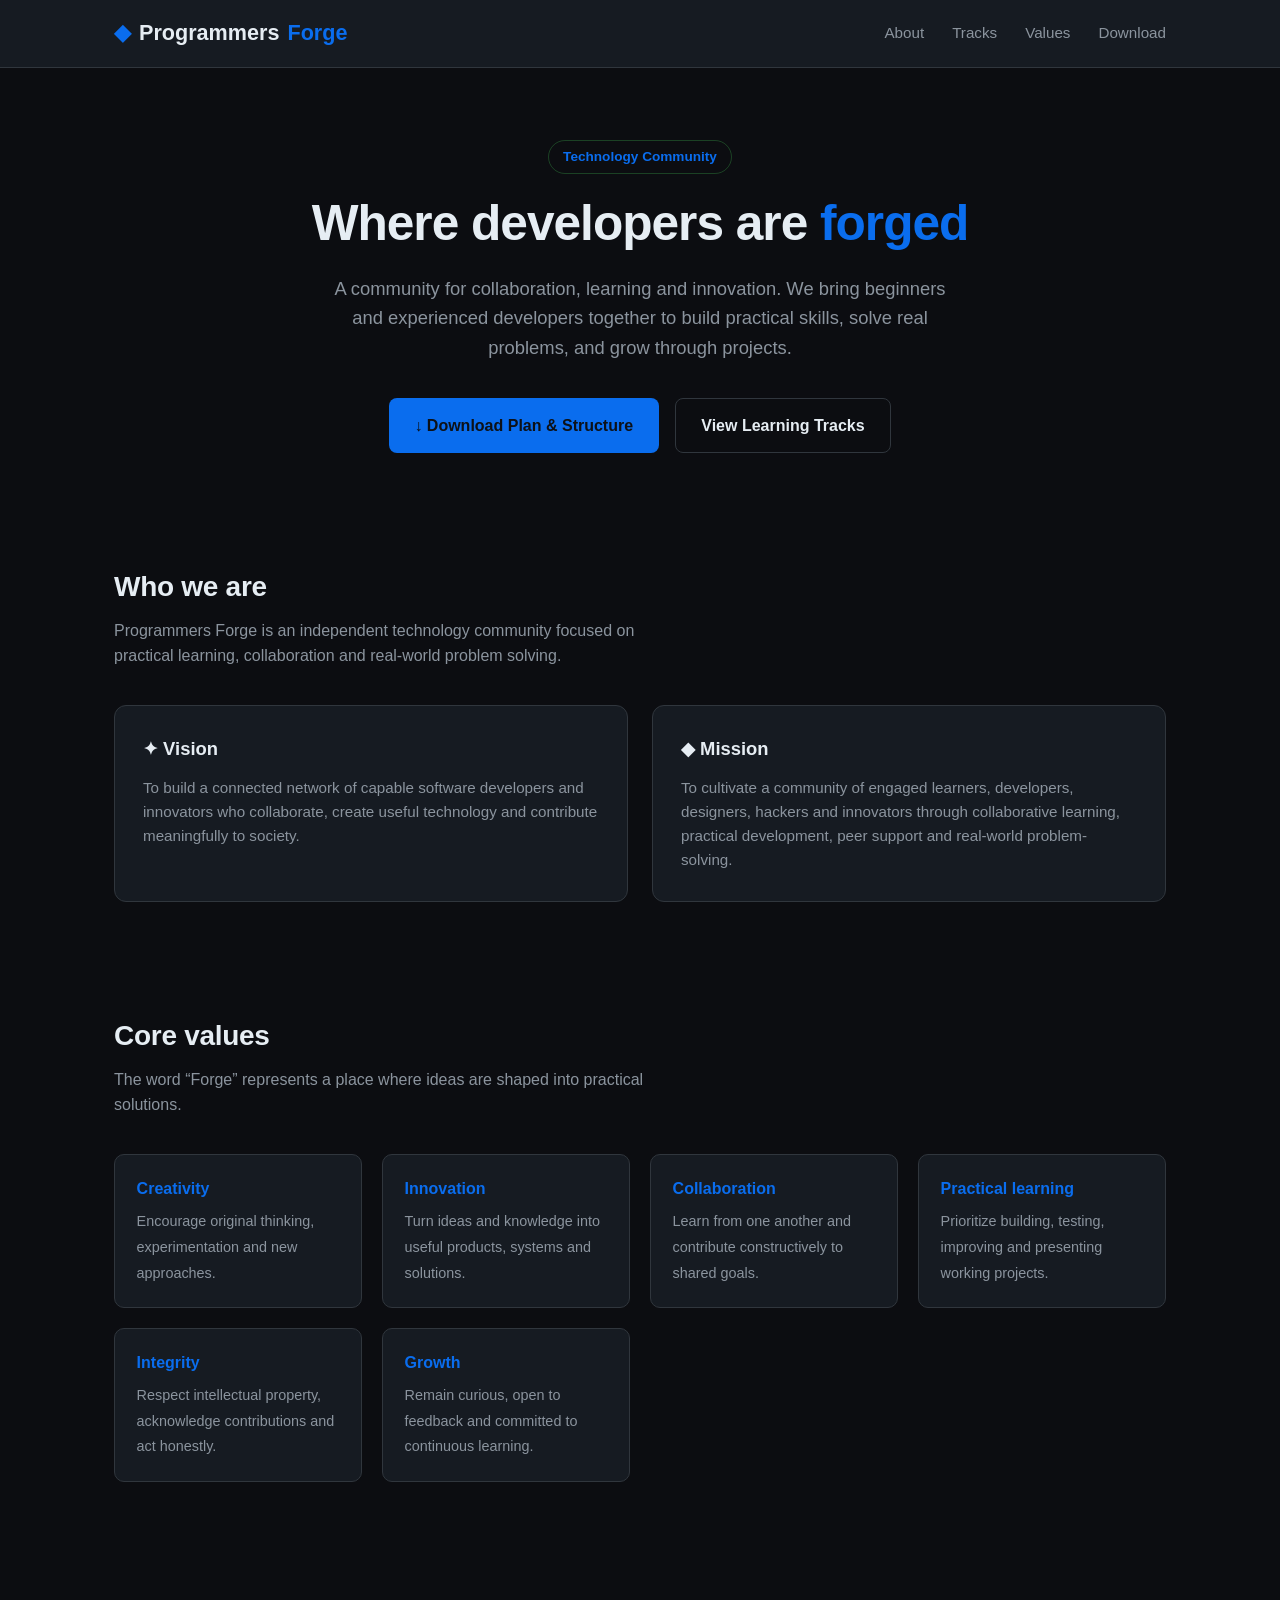
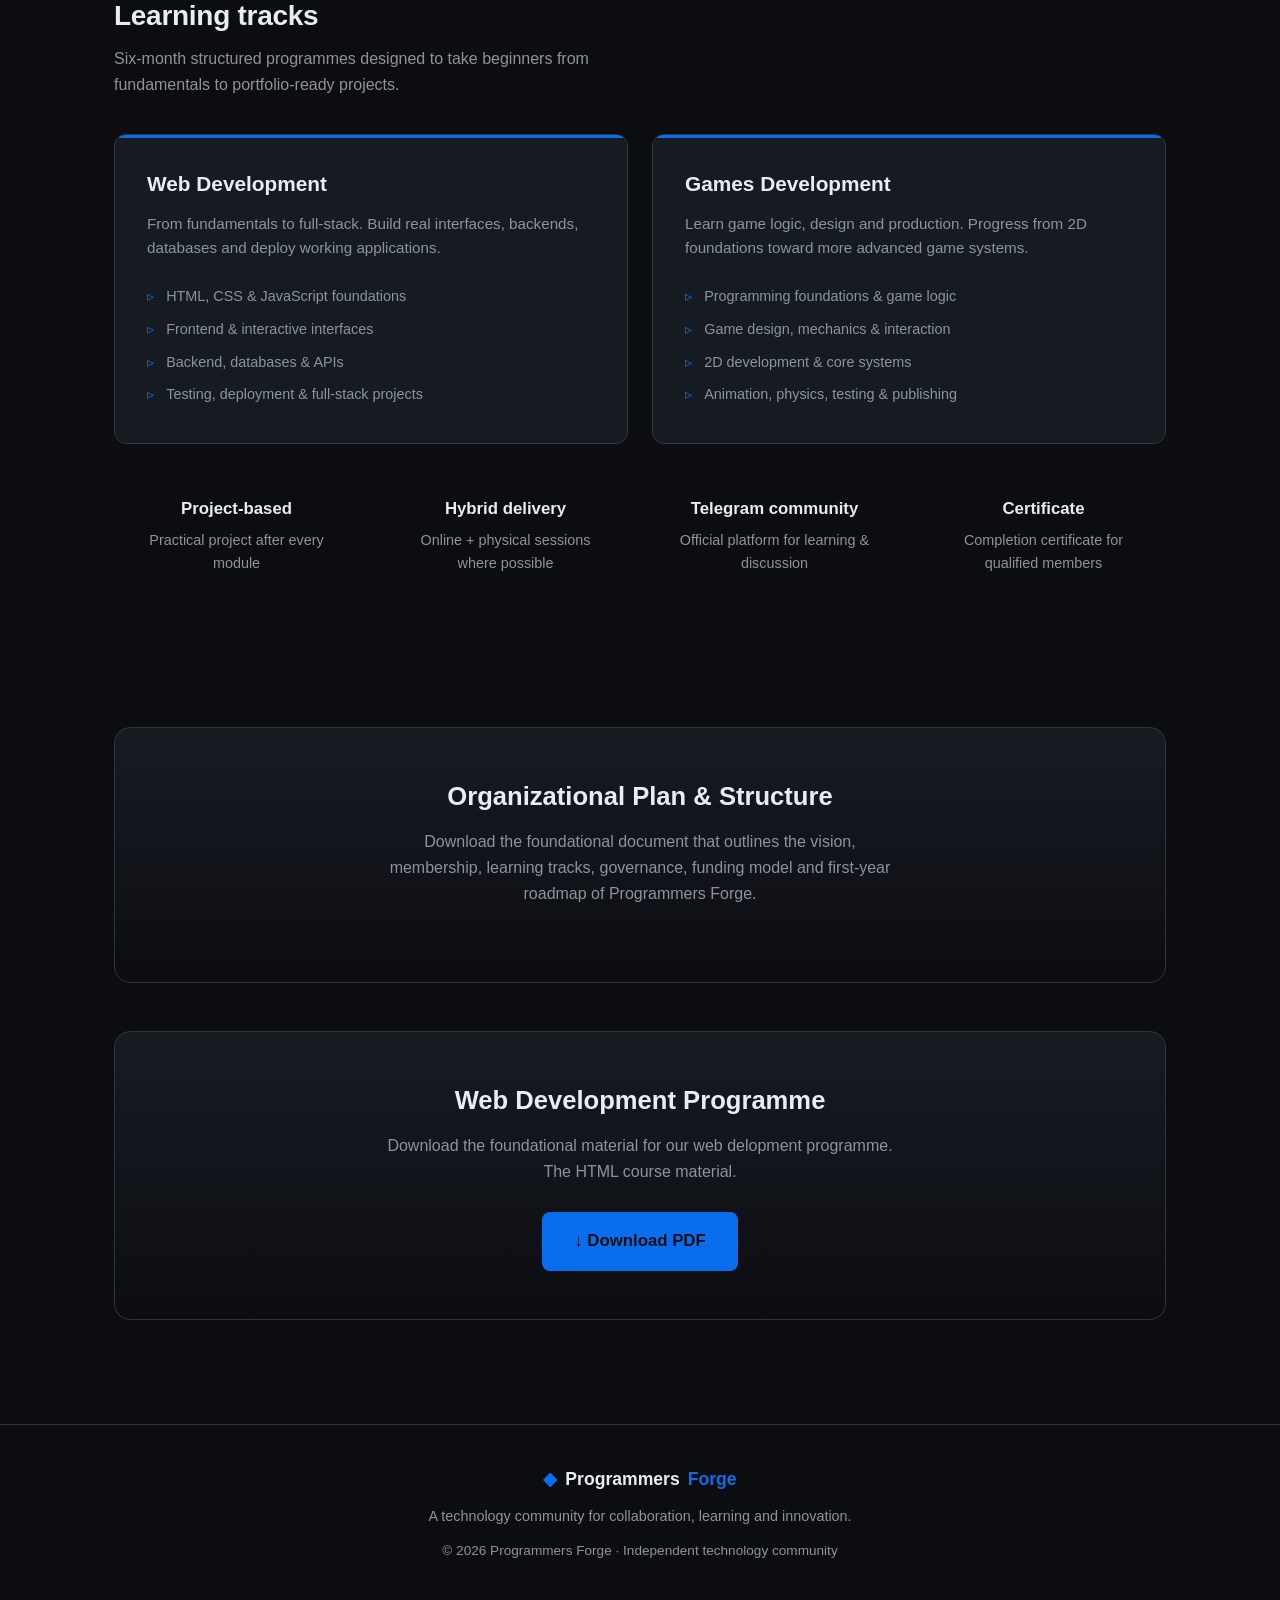
<file: index.html.html>
<!DOCTYPE html>
<html lang="en">
<head>
    <meta charset="UTF-8">
    <meta name="viewport" content="width=device-width, initial-scale=1.0">
    <title>Programmers Forge | Technology Community for Collaboration, Learning & Innovation</title>
    <meta name="description" content="Programmers Forge is a technology community for collaboration, learning and innovation. Join our Web Development and Games Development tracks.">
    <style>
        :root {
            --bg-dark: #0c0d11;
            --bg-card: #161b22;
            --bg-hover: #21262d;
            --border: #30363d;
            --text-primary: #e6edf3;
            --text-secondary: #8b949e;
            --accent: #0a6dee;
            --accent-hover: #2327ec;
            --accent-soft: rgba(80, 11, 180, 0.15)
            --blue: #58a6ff;
        }

        * {
            margin: 0;
            padding: 0;
            box-sizing: border-box;
        }

        body {
            font-family: -apple-system, BlinkMacSystemFont, "Segoe UI", Helvetica, Arial, sans-serif;
            background-color: var(--bg-dark);
            color: var(--text-primary);
            line-height: 1.6;
        }

        a {
            color: var(--accent);
            text-decoration: none;
        }

        a:hover {
            text-decoration: underline;
        }

        /* Header */
        header {
            background: var(--bg-card);
            border-bottom: 1px solid var(--border);
            position: sticky;
            top: 0;
            z-index: 100;
        }

        .nav {
            max-width: 1100px;
            margin: 0 auto;
            padding: 1rem 1.5rem;
            display: flex;
            justify-content: space-between;
            align-items: center;
        }

        .logo {
            font-size: 1.35rem;
            font-weight: 700;
            color: var(--text-primary);
            display: flex;
            align-items: center;
            gap: 0.5rem;
        }

        .logo span {
            color: var(--accent);
        }

        .nav-links {
            display: flex;
            gap: 1.75rem;
            list-style: none;
        }

        .nav-links a {
            color: var(--text-secondary);
            font-size: 0.95rem;
            font-weight: 500;
            transition: color 0.2s;
        }

        .nav-links a:hover {
            color: var(--text-primary);
            text-decoration: none;
        }

        /* Hero */
        .hero {
            max-width: 1100px;
            margin: 0 auto;
            padding: 4.5rem 1.5rem 3.5rem;
            text-align: center;
        }

        .hero-badge {
            display: inline-block;
            background: var(--accent-soft);
            color: var(--accent);
            font-size: 0.85rem;
            font-weight: 600;
            padding: 0.35rem 0.9rem;
            border-radius: 999px;
            margin-bottom: 1.25rem;
            border: 1px solid rgba(63, 185, 80, 0.3);
        }

        .hero h1 {
            font-size: clamp(2.1rem, 5vw, 3.1rem);
            font-weight: 800;
            line-height: 1.2;
            margin-bottom: 1.25rem;
            letter-spacing: -0.02em;
        }

        .hero h1 span {
            color: var(--accent);
        }

        .hero p {
            font-size: 1.15rem;
            color: var(--text-secondary);
            max-width: 640px;
            margin: 0 auto 2.25rem;
        }

        .hero-buttons {
            display: flex;
            gap: 1rem;
            justify-content: center;
            flex-wrap: wrap;
        }

        .btn {
            display: inline-flex;
            align-items: center;
            gap: 0.5rem;
            padding: 0.85rem 1.6rem;
            border-radius: 8px;
            font-weight: 600;
            font-size: 1rem;
            transition: all 0.2s;
            cursor: pointer;
            border: none;
        }

        .btn-primary {
            background: var(--accent);
            color: #0d1117;
        }

        .btn-primary:hover {
            background: var(--accent-hover);
            text-decoration: none;
            transform: translateY(-1px);
        }

        .btn-secondary {
            background: transparent;
            color: var(--text-primary);
            border: 1px solid var(--border);
        }

        .btn-secondary:hover {
            background: var(--bg-hover);
            border-color: var(--text-secondary);
            text-decoration: none;
        }

        /* Sections */
        section {
            max-width: 1100px;
            margin: 0 auto;
            padding: 3.5rem 1.5rem;
        }

        .section-title {
            font-size: 1.75rem;
            font-weight: 700;
            margin-bottom: 0.5rem;
            letter-spacing: -0.01em;
        }

        .section-subtitle {
            color: var(--text-secondary);
            margin-bottom: 2.25rem;
            max-width: 560px;
        }

        /* Vision / Mission cards */
        .grid-2 {
            display: grid;
            grid-template-columns: repeat(auto-fit, minmax(280px, 1fr));
            gap: 1.5rem;
        }

        .card {
            background: var(--bg-card);
            border: 1px solid var(--border);
            border-radius: 12px;
            padding: 1.75rem;
            transition: border-color 0.2s;
        }

        .card:hover {
            border-color: #484f58;
        }

        .card h3 {
            font-size: 1.15rem;
            margin-bottom: 0.75rem;
            display: flex;
            align-items: center;
            gap: 0.5rem;
        }

        .card p {
            color: var(--text-secondary);
            font-size: 0.95rem;
        }

        /* Values */
        .values-grid {
            display: grid;
            grid-template-columns: repeat(auto-fit, minmax(220px, 1fr));
            gap: 1.25rem;
        }

        .value-item {
            background: var(--bg-card);
            border: 1px solid var(--border);
            border-radius: 10px;
            padding: 1.35rem;
        }

        .value-item strong {
            display: block;
            color: var(--accent);
            margin-bottom: 0.4rem;
            font-size: 1rem;
        }

        .value-item span {
            color: var(--text-secondary);
            font-size: 0.9rem;
        }

        /* Tracks */
        .tracks {
            display: grid;
            grid-template-columns: repeat(auto-fit, minmax(300px, 1fr));
            gap: 1.5rem;
        }

        .track-card {
            background: var(--bg-card);
            border: 1px solid var(--border);
            border-radius: 12px;
            padding: 2rem;
            position: relative;
            overflow: hidden;
        }

        .track-card::before {
            content: "";
            position: absolute;
            top: 0;
            left: 0;
            right: 0;
            height: 3px;
            background: var(--accent);
        }

        .track-card h3 {
            font-size: 1.3rem;
            margin-bottom: 0.75rem;
        }

        .track-card p {
            color: var(--text-secondary);
            margin-bottom: 1.25rem;
            font-size: 0.95rem;
        }

        .track-card ul {
            list-style: none;
            color: var(--text-secondary);
            font-size: 0.9rem;
        }

        .track-card ul li {
            padding: 0.3rem 0;
            padding-left: 1.2rem;
            position: relative;
        }

        .track-card ul li::before {
            content: "▹";
            position: absolute;
            left: 0;
            color: var(--accent);
        }

        /* Features row */
        .features {
            display: grid;
            grid-template-columns: repeat(auto-fit, minmax(240px, 1fr));
            gap: 1.5rem;
            margin-top: 1rem;
        }

        .feature {
            text-align: center;
            padding: 1.5rem 1rem;
        }

        .feature-icon {
            font-size: 1.8rem;
            margin-bottom: 0.75rem;
        }

        .feature h4 {
            margin-bottom: 0.4rem;
            font-size: 1.05rem;
        }

        .feature p {
            color: var(--text-secondary);
            font-size: 0.9rem;
        }

        /* Download CTA */
        .download-section {
            background: linear-gradient(180deg, var(--bg-card) 0%, var(--bg-dark) 100%);
            border: 1px solid var(--border);
            border-radius: 16px;
            padding: 3rem 2rem;
            text-align: center;
            margin: 1rem 0 3rem;
        }

        .download-section h2 {
            font-size: 1.6rem;
            margin-bottom: 0.75rem;
        }

        .download-section p {
            color: var(--text-secondary);
            max-width: 520px;
            margin: 0 auto 1.75rem;
        }

        .download-btn {
            display: inline-flex;
            align-items: center;
            gap: 0.6rem;
            background: var(--accent);
            color: #0d1117;
            padding: 1rem 2rem;
            border-radius: 8px;
            font-weight: 700;
            font-size: 1.05rem;
            transition: all 0.2s;
        }

        .download-btn:hover {
            background: var(--accent-hover);
            text-decoration: none;
            transform: translateY(-2px);
            box-shadow: 0 6px 20px rgba(63, 185, 80, 0.25);
        }

        /* Footer */
        footer {
            border-top: 1px solid var(--border);
            padding: 2.5rem 1.5rem;
            text-align: center;
            color: var(--text-secondary);
            font-size: 0.9rem;
        }

        footer .logo {
            justify-content: center;
            margin-bottom: 0.75rem;
            font-size: 1.1rem;
        }

        /* Responsive */
        @media (max-width: 700px) {
            .nav-links {
                display: none;
            }

            .hero {
                padding: 3rem 1.25rem 2.5rem;
            }

            .download-section {
                padding: 2.25rem 1.25rem;
            }
        }
    </style>
</head>
<body>

    <!-- Navigation -->
    <header>
        <nav class="nav">
            <div class="logo">
                <span>◆</span> Programmers <span>Forge</span>
            </div>
            <ul class="nav-links">
                <li><a href="#about">About</a></li>
                <li><a href="#tracks">Tracks</a></li>
                <li><a href="#values">Values</a></li>
                <li><a href="#download">Download</a></li>
            </ul>
        </nav>
    </header>

    <!-- Hero -->
    <section class="hero">
        <div class="hero-badge">Technology Community</div>
        <h1>Where developers are <span>forged</span></h1>
        <p>
            A community for collaboration, learning and innovation. 
            We bring beginners and experienced developers together to build practical skills, 
            solve real problems, and grow through projects.
        </p>
        <div class="hero-buttons">
            <a href="#download" class="btn btn-primary">
                ↓ Download Plan & Structure
            </a>
            <a href="#tracks" class="btn btn-secondary">
                View Learning Tracks
            </a>
        </div>
    </section>

    <!-- About / Vision & Mission -->
    <section id="about">
        <h2 class="section-title">Who we are</h2>
        <p class="section-subtitle">
            Programmers Forge is an independent technology community focused on practical learning, 
            collaboration and real-world problem solving.
        </p>

        <div class="grid-2">
            <div class="card">
                <h3>✦ Vision</h3>
                <p>
                    To build a connected network of capable software developers and innovators 
                    who collaborate, create useful technology and contribute meaningfully to society.
                </p>
            </div>
            <div class="card">
                <h3>◆ Mission</h3>
                <p>
                    To cultivate a community of engaged learners, developers, designers, 
                    hackers and innovators through collaborative learning, practical development, 
                    peer support and real-world problem-solving.
                </p>
            </div>
        </div>
    </section>

    <!-- Values -->
    <section id="values">
        <h2 class="section-title">Core values</h2>
        <p class="section-subtitle">
            The word “Forge” represents a place where ideas are shaped into practical solutions.
        </p>

        <div class="values-grid">
            <div class="value-item">
                <strong>Creativity</strong>
                <span>Encourage original thinking, experimentation and new approaches.</span>
            </div>
            <div class="value-item">
                <strong>Innovation</strong>
                <span>Turn ideas and knowledge into useful products, systems and solutions.</span>
            </div>
            <div class="value-item">
                <strong>Collaboration</strong>
                <span>Learn from one another and contribute constructively to shared goals.</span>
            </div>
            <div class="value-item">
                <strong>Practical learning</strong>
                <span>Prioritize building, testing, improving and presenting working projects.</span>
            </div>
            <div class="value-item">
                <strong>Integrity</strong>
                <span>Respect intellectual property, acknowledge contributions and act honestly.</span>
            </div>
            <div class="value-item">
                <strong>Growth</strong>
                <span>Remain curious, open to feedback and committed to continuous learning.</span>
            </div>
        </div>
    </section>

    <!-- Learning Tracks -->
    <section id="tracks">
        <h2 class="section-title">Learning tracks</h2>
        <p class="section-subtitle">
            Six-month structured programmes designed to take beginners from fundamentals 
            to portfolio-ready projects.
        </p>

        <div class="tracks">
            <div class="track-card">
                <h3>Web Development</h3>
                <p>
                    From fundamentals to full-stack. Build real interfaces, backends, 
                    databases and deploy working applications.
                </p>
                <ul>
                    <li>HTML, CSS & JavaScript foundations</li>
                    <li>Frontend & interactive interfaces</li>
                    <li>Backend, databases & APIs</li>
                    <li>Testing, deployment & full-stack projects</li>
                </ul>
            </div>

            <div class="track-card">
                <h3>Games Development</h3>
                <p>
                    Learn game logic, design and production. Progress from 2D foundations 
                    toward more advanced game systems.
                </p>
                <ul>
                    <li>Programming foundations & game logic</li>
                    <li>Game design, mechanics & interaction</li>
                    <li>2D development & core systems</li>
                    <li>Animation, physics, testing & publishing</li>
                </ul>
            </div>
        </div>

        <div class="features">
            <div class="feature">
                <div class="feature-icon"></div>
                <h4>Project-based</h4>
                <p>Practical project after every module</p>
            </div>
            <div class="feature">
                <div class="feature-icon"></div>
                <h4>Hybrid delivery</h4>
                <p>Online + physical sessions where possible</p>
            </div>
            <div class="feature">
                <div class="feature-icon"></div>
                <h4>Telegram community</h4>
                <p>Official platform for learning & discussion</p>
            </div>
            <div class="feature">
                <div class="feature-icon"></div>
                <h4>Certificate</h4>
                <p>Completion certificate for qualified members</p>
            </div>
        </div>
    </section>

    <!-- Download Section -->
    <section id="download">
        <div class="download-section">
            <h2>Organizational Plan & Structure</h2>
            <p>
                Download the foundational document that outlines the vision, membership, 
                learning tracks, governance, funding model and first-year roadmap of 
                Programmers Forge.
            </p>

            <!-- 
                REPLACE the href below with your actual GitHub file page link.
                Example: https://github.com/USERNAME/REPO/blob/main/PROGRAMMERS_FORGE_PLAN_AND_STRUCTURE.pdf
            -->
           <!-- <a class="download-btn" 
               href="https://github.com/ProgrammersForge/programmers_forge/docs/we.html" 
               target="_blank"
               rel="noopener noreferrer">
                ↓ Download PDF
            -->
            </a>
        </div>
        <div class="download-section">
            <h2>Web Development Programme</h2>
            <p>
                Download the foundational material for our web delopment programme. The HTML course material.
            </p>

            <!-- 
                REPLACE the href below with your actual GitHub file page link.
                Example: https://github.com/USERNAME/REPO/blob/main/PROGRAMMERS_FORGE_PLAN_AND_STRUCTURE.pdf
            -->
            <a class="download-btn" 
               href="https://github.com/ProgrammersForge/programmers_forge/docs/html_document.pdf" 
               target="_blank"
               rel="noopener">
                ↓ Download PDF
            </a>
        </div>
    </section>

    <!-- Footer -->
    <footer>
        <div class="logo">
            <span>◆</span> Programmers <span>Forge</span>
        </div>
        <p>A technology community for collaboration, learning and innovation.</p>
        <p style="margin-top: 0.75rem; font-size: 0.85rem;">
            © 2026 Programmers Forge · Independent technology community
        </p>
    </footer>

</body>
</html>
</file>
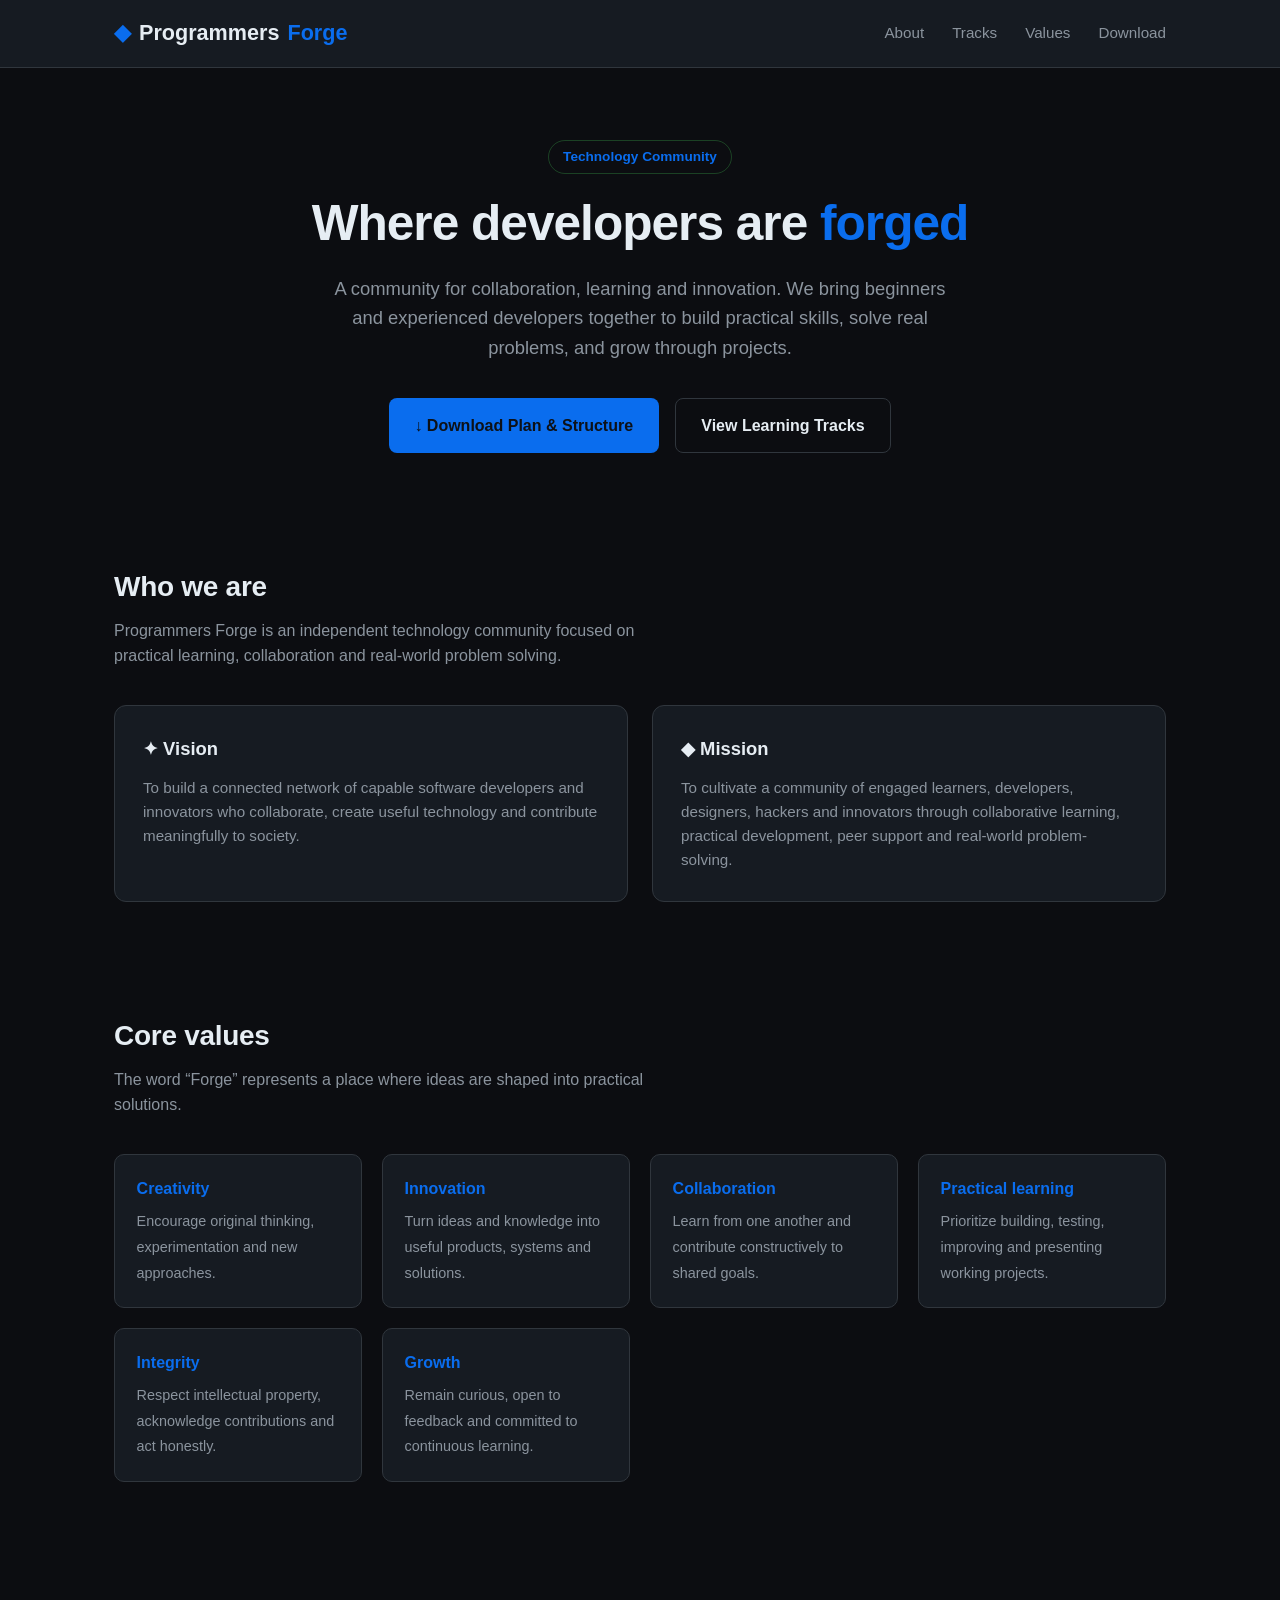
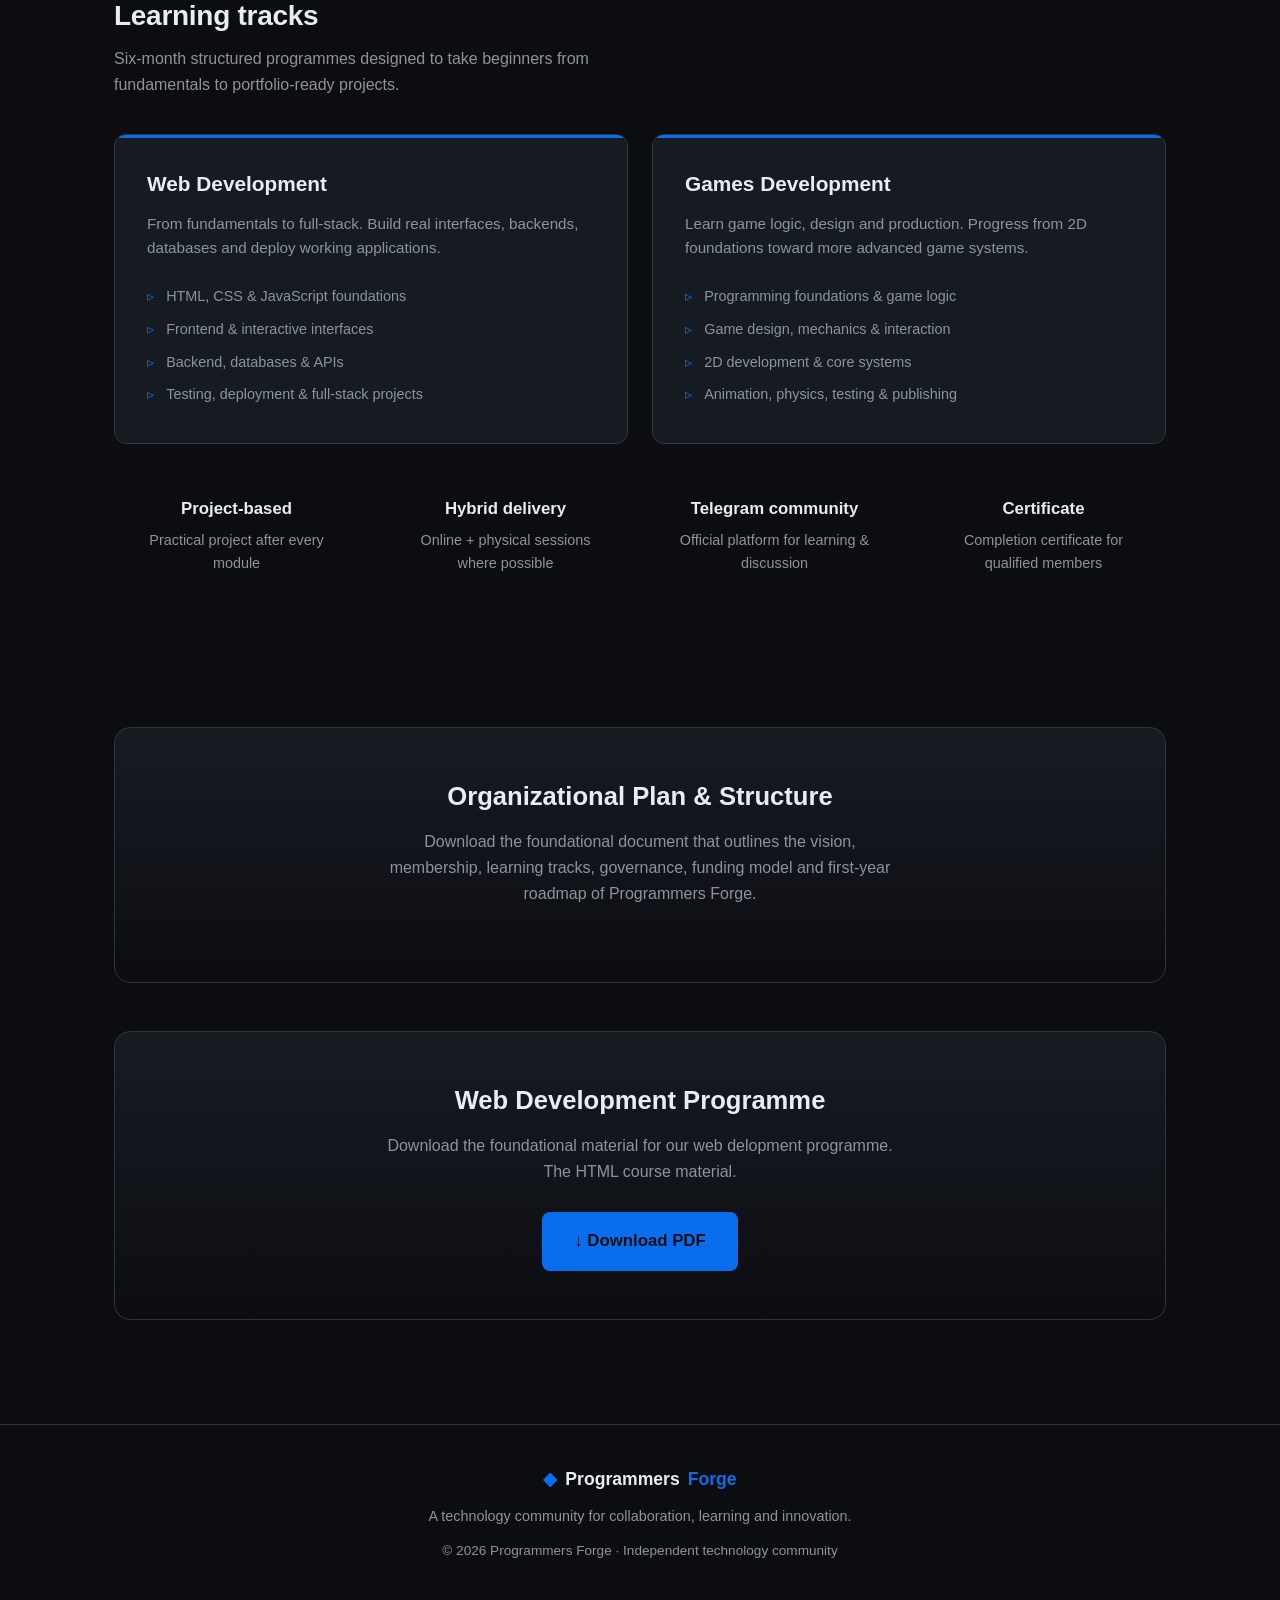
<file: indexfg.html>
<!DOCTYPE html>
<html lang="en">
<head>
    <meta charset="UTF-8">
    <meta name="viewport" content="width=device-width, initial-scale=1.0">
    <title>Programmers Forge | Technology Community for Collaboration, Learning & Innovation</title>
    <meta name="description" content="Programmers Forge is a technology community for collaboration, learning and innovation. Join our Web Development and Games Development tracks.">
    <style>
        :root {
            --bg-dark: #0c0d11;
            --bg-card: #161b22;
            --bg-hover: #21262d;
            --border: #30363d;
            --text-primary: #e6edf3;
            --text-secondary: #8b949e;
            --accent: #0a6dee;
            --accent-hover: #2327ec;
            --accent-soft: rgba(80, 11, 180, 0.15)
            --blue: #58a6ff;
        }

        * {
            margin: 0;
            padding: 0;
            box-sizing: border-box;
        }

        body {
            font-family: -apple-system, BlinkMacSystemFont, "Segoe UI", Helvetica, Arial, sans-serif;
            background-color: var(--bg-dark);
            color: var(--text-primary);
            line-height: 1.6;
        }

        a {
            color: var(--accent);
            text-decoration: none;
        }

        a:hover {
            text-decoration: underline;
        }

        /* Header */
        header {
            background: var(--bg-card);
            border-bottom: 1px solid var(--border);
            position: sticky;
            top: 0;
            z-index: 100;
        }

        .nav {
            max-width: 1100px;
            margin: 0 auto;
            padding: 1rem 1.5rem;
            display: flex;
            justify-content: space-between;
            align-items: center;
        }

        .logo {
            font-size: 1.35rem;
            font-weight: 700;
            color: var(--text-primary);
            display: flex;
            align-items: center;
            gap: 0.5rem;
        }

        .logo span {
            color: var(--accent);
        }

        .nav-links {
            display: flex;
            gap: 1.75rem;
            list-style: none;
        }

        .nav-links a {
            color: var(--text-secondary);
            font-size: 0.95rem;
            font-weight: 500;
            transition: color 0.2s;
        }

        .nav-links a:hover {
            color: var(--text-primary);
            text-decoration: none;
        }

        /* Hero */
        .hero {
            max-width: 1100px;
            margin: 0 auto;
            padding: 4.5rem 1.5rem 3.5rem;
            text-align: center;
        }

        .hero-badge {
            display: inline-block;
            background: var(--accent-soft);
            color: var(--accent);
            font-size: 0.85rem;
            font-weight: 600;
            padding: 0.35rem 0.9rem;
            border-radius: 999px;
            margin-bottom: 1.25rem;
            border: 1px solid rgba(63, 185, 80, 0.3);
        }

        .hero h1 {
            font-size: clamp(2.1rem, 5vw, 3.1rem);
            font-weight: 800;
            line-height: 1.2;
            margin-bottom: 1.25rem;
            letter-spacing: -0.02em;
        }

        .hero h1 span {
            color: var(--accent);
        }

        .hero p {
            font-size: 1.15rem;
            color: var(--text-secondary);
            max-width: 640px;
            margin: 0 auto 2.25rem;
        }

        .hero-buttons {
            display: flex;
            gap: 1rem;
            justify-content: center;
            flex-wrap: wrap;
        }

        .btn {
            display: inline-flex;
            align-items: center;
            gap: 0.5rem;
            padding: 0.85rem 1.6rem;
            border-radius: 8px;
            font-weight: 600;
            font-size: 1rem;
            transition: all 0.2s;
            cursor: pointer;
            border: none;
        }

        .btn-primary {
            background: var(--accent);
            color: #0d1117;
        }

        .btn-primary:hover {
            background: var(--accent-hover);
            text-decoration: none;
            transform: translateY(-1px);
        }

        .btn-secondary {
            background: transparent;
            color: var(--text-primary);
            border: 1px solid var(--border);
        }

        .btn-secondary:hover {
            background: var(--bg-hover);
            border-color: var(--text-secondary);
            text-decoration: none;
        }

        /* Sections */
        section {
            max-width: 1100px;
            margin: 0 auto;
            padding: 3.5rem 1.5rem;
        }

        .section-title {
            font-size: 1.75rem;
            font-weight: 700;
            margin-bottom: 0.5rem;
            letter-spacing: -0.01em;
        }

        .section-subtitle {
            color: var(--text-secondary);
            margin-bottom: 2.25rem;
            max-width: 560px;
        }

        /* Vision / Mission cards */
        .grid-2 {
            display: grid;
            grid-template-columns: repeat(auto-fit, minmax(280px, 1fr));
            gap: 1.5rem;
        }

        .card {
            background: var(--bg-card);
            border: 1px solid var(--border);
            border-radius: 12px;
            padding: 1.75rem;
            transition: border-color 0.2s;
        }

        .card:hover {
            border-color: #484f58;
        }

        .card h3 {
            font-size: 1.15rem;
            margin-bottom: 0.75rem;
            display: flex;
            align-items: center;
            gap: 0.5rem;
        }

        .card p {
            color: var(--text-secondary);
            font-size: 0.95rem;
        }

        /* Values */
        .values-grid {
            display: grid;
            grid-template-columns: repeat(auto-fit, minmax(220px, 1fr));
            gap: 1.25rem;
        }

        .value-item {
            background: var(--bg-card);
            border: 1px solid var(--border);
            border-radius: 10px;
            padding: 1.35rem;
        }

        .value-item strong {
            display: block;
            color: var(--accent);
            margin-bottom: 0.4rem;
            font-size: 1rem;
        }

        .value-item span {
            color: var(--text-secondary);
            font-size: 0.9rem;
        }

        /* Tracks */
        .tracks {
            display: grid;
            grid-template-columns: repeat(auto-fit, minmax(300px, 1fr));
            gap: 1.5rem;
        }

        .track-card {
            background: var(--bg-card);
            border: 1px solid var(--border);
            border-radius: 12px;
            padding: 2rem;
            position: relative;
            overflow: hidden;
        }

        .track-card::before {
            content: "";
            position: absolute;
            top: 0;
            left: 0;
            right: 0;
            height: 3px;
            background: var(--accent);
        }

        .track-card h3 {
            font-size: 1.3rem;
            margin-bottom: 0.75rem;
        }

        .track-card p {
            color: var(--text-secondary);
            margin-bottom: 1.25rem;
            font-size: 0.95rem;
        }

        .track-card ul {
            list-style: none;
            color: var(--text-secondary);
            font-size: 0.9rem;
        }

        .track-card ul li {
            padding: 0.3rem 0;
            padding-left: 1.2rem;
            position: relative;
        }

        .track-card ul li::before {
            content: "▹";
            position: absolute;
            left: 0;
            color: var(--accent);
        }

        /* Features row */
        .features {
            display: grid;
            grid-template-columns: repeat(auto-fit, minmax(240px, 1fr));
            gap: 1.5rem;
            margin-top: 1rem;
        }

        .feature {
            text-align: center;
            padding: 1.5rem 1rem;
        }

        .feature-icon {
            font-size: 1.8rem;
            margin-bottom: 0.75rem;
        }

        .feature h4 {
            margin-bottom: 0.4rem;
            font-size: 1.05rem;
        }

        .feature p {
            color: var(--text-secondary);
            font-size: 0.9rem;
        }

        /* Download CTA */
        .download-section {
            background: linear-gradient(180deg, var(--bg-card) 0%, var(--bg-dark) 100%);
            border: 1px solid var(--border);
            border-radius: 16px;
            padding: 3rem 2rem;
            text-align: center;
            margin: 1rem 0 3rem;
        }

        .download-section h2 {
            font-size: 1.6rem;
            margin-bottom: 0.75rem;
        }

        .download-section p {
            color: var(--text-secondary);
            max-width: 520px;
            margin: 0 auto 1.75rem;
        }

        .download-btn {
            display: inline-flex;
            align-items: center;
            gap: 0.6rem;
            background: var(--accent);
            color: #0d1117;
            padding: 1rem 2rem;
            border-radius: 8px;
            font-weight: 700;
            font-size: 1.05rem;
            transition: all 0.2s;
        }

        .download-btn:hover {
            background: var(--accent-hover);
            text-decoration: none;
            transform: translateY(-2px);
            box-shadow: 0 6px 20px rgba(63, 185, 80, 0.25);
        }

        /* Footer */
        footer {
            border-top: 1px solid var(--border);
            padding: 2.5rem 1.5rem;
            text-align: center;
            color: var(--text-secondary);
            font-size: 0.9rem;
        }

        footer .logo {
            justify-content: center;
            margin-bottom: 0.75rem;
            font-size: 1.1rem;
        }

        /* Responsive */
        @media (max-width: 700px) {
            .nav-links {
                display: none;
            }

            .hero {
                padding: 3rem 1.25rem 2.5rem;
            }

            .download-section {
                padding: 2.25rem 1.25rem;
            }
        }
    </style>
</head>
<body>

    <!-- Navigation -->
    <header>
        <nav class="nav">
            <div class="logo">
                <span>◆</span> Programmers <span>Forge</span>
            </div>
            <ul class="nav-links">
                <li><a href="#about">About</a></li>
                <li><a href="#tracks">Tracks</a></li>
                <li><a href="#values">Values</a></li>
                <li><a href="#download">Download</a></li>
            </ul>
        </nav>
    </header>

    <!-- Hero -->
    <section class="hero">
        <div class="hero-badge">Technology Community</div>
        <h1>Where developers are <span>forged</span></h1>
        <p>
            A community for collaboration, learning and innovation. 
            We bring beginners and experienced developers together to build practical skills, 
            solve real problems, and grow through projects.
        </p>
        <div class="hero-buttons">
            <a href="#download" class="btn btn-primary">
                ↓ Download Plan & Structure
            </a>
            <a href="#tracks" class="btn btn-secondary">
                View Learning Tracks
            </a>
        </div>
    </section>

    <!-- About / Vision & Mission -->
    <section id="about">
        <h2 class="section-title">Who we are</h2>
        <p class="section-subtitle">
            Programmers Forge is an independent technology community focused on practical learning, 
            collaboration and real-world problem solving.
        </p>

        <div class="grid-2">
            <div class="card">
                <h3>✦ Vision</h3>
                <p>
                    To build a connected network of capable software developers and innovators 
                    who collaborate, create useful technology and contribute meaningfully to society.
                </p>
            </div>
            <div class="card">
                <h3>◆ Mission</h3>
                <p>
                    To cultivate a community of engaged learners, developers, designers, 
                    hackers and innovators through collaborative learning, practical development, 
                    peer support and real-world problem-solving.
                </p>
            </div>
        </div>
    </section>

    <!-- Values -->
    <section id="values">
        <h2 class="section-title">Core values</h2>
        <p class="section-subtitle">
            The word “Forge” represents a place where ideas are shaped into practical solutions.
        </p>

        <div class="values-grid">
            <div class="value-item">
                <strong>Creativity</strong>
                <span>Encourage original thinking, experimentation and new approaches.</span>
            </div>
            <div class="value-item">
                <strong>Innovation</strong>
                <span>Turn ideas and knowledge into useful products, systems and solutions.</span>
            </div>
            <div class="value-item">
                <strong>Collaboration</strong>
                <span>Learn from one another and contribute constructively to shared goals.</span>
            </div>
            <div class="value-item">
                <strong>Practical learning</strong>
                <span>Prioritize building, testing, improving and presenting working projects.</span>
            </div>
            <div class="value-item">
                <strong>Integrity</strong>
                <span>Respect intellectual property, acknowledge contributions and act honestly.</span>
            </div>
            <div class="value-item">
                <strong>Growth</strong>
                <span>Remain curious, open to feedback and committed to continuous learning.</span>
            </div>
        </div>
    </section>

    <!-- Learning Tracks -->
    <section id="tracks">
        <h2 class="section-title">Learning tracks</h2>
        <p class="section-subtitle">
            Six-month structured programmes designed to take beginners from fundamentals 
            to portfolio-ready projects.
        </p>

        <div class="tracks">
            <div class="track-card">
                <h3>Web Development</h3>
                <p>
                    From fundamentals to full-stack. Build real interfaces, backends, 
                    databases and deploy working applications.
                </p>
                <ul>
                    <li>HTML, CSS & JavaScript foundations</li>
                    <li>Frontend & interactive interfaces</li>
                    <li>Backend, databases & APIs</li>
                    <li>Testing, deployment & full-stack projects</li>
                </ul>
            </div>

            <div class="track-card">
                <h3>Games Development</h3>
                <p>
                    Learn game logic, design and production. Progress from 2D foundations 
                    toward more advanced game systems.
                </p>
                <ul>
                    <li>Programming foundations & game logic</li>
                    <li>Game design, mechanics & interaction</li>
                    <li>2D development & core systems</li>
                    <li>Animation, physics, testing & publishing</li>
                </ul>
            </div>
        </div>

        <div class="features">
            <div class="feature">
                <div class="feature-icon"></div>
                <h4>Project-based</h4>
                <p>Practical project after every module</p>
            </div>
            <div class="feature">
                <div class="feature-icon"></div>
                <h4>Hybrid delivery</h4>
                <p>Online + physical sessions where possible</p>
            </div>
            <div class="feature">
                <div class="feature-icon"></div>
                <h4>Telegram community</h4>
                <p>Official platform for learning & discussion</p>
            </div>
            <div class="feature">
                <div class="feature-icon"></div>
                <h4>Certificate</h4>
                <p>Completion certificate for qualified members</p>
            </div>
        </div>
    </section>

    <!-- Download Section -->
    <section id="download">
        <div class="download-section">
            <h2>Organizational Plan & Structure</h2>
            <p>
                Download the foundational document that outlines the vision, membership, 
                learning tracks, governance, funding model and first-year roadmap of 
                Programmers Forge.
            </p>

            <!-- 
                REPLACE the href below with your actual GitHub file page link.
                Example: https://github.com/USERNAME/REPO/blob/main/PROGRAMMERS_FORGE_PLAN_AND_STRUCTURE.pdf
            -->
           <!-- <a class="download-btn" 
               href="https://github.com/ProgrammersForge/programmers_forge/docs/we.html" 
               target="_blank"
               rel="noopener noreferrer">
                ↓ Download PDF
            -->
            </a>
        </div>
        <div class="download-section">
            <h2>Web Development Programme</h2>
            <p>
                Download the foundational material for our web delopment programme. The HTML course material.
            </p>

            <!-- 
                REPLACE the href below with your actual GitHub file page link.
                Example: https://github.com/USERNAME/REPO/blob/main/PROGRAMMERS_FORGE_PLAN_AND_STRUCTURE.pdf
            -->
            <a class="download-btn" 
               href="docs/html_document.pdf" 
               target="_blank"
               rel="noopener">
                ↓ Download PDF
            </a>
        </div>
    </section>

    <!-- Footer -->
    <footer>
        <div class="logo">
            <span>◆</span> Programmers <span>Forge</span>
        </div>
        <p>A technology community for collaboration, learning and innovation.</p>
        <p style="margin-top: 0.75rem; font-size: 0.85rem;">
            © 2026 Programmers Forge · Independent technology community
        </p>
    </footer>

</body>
</html>
</file>
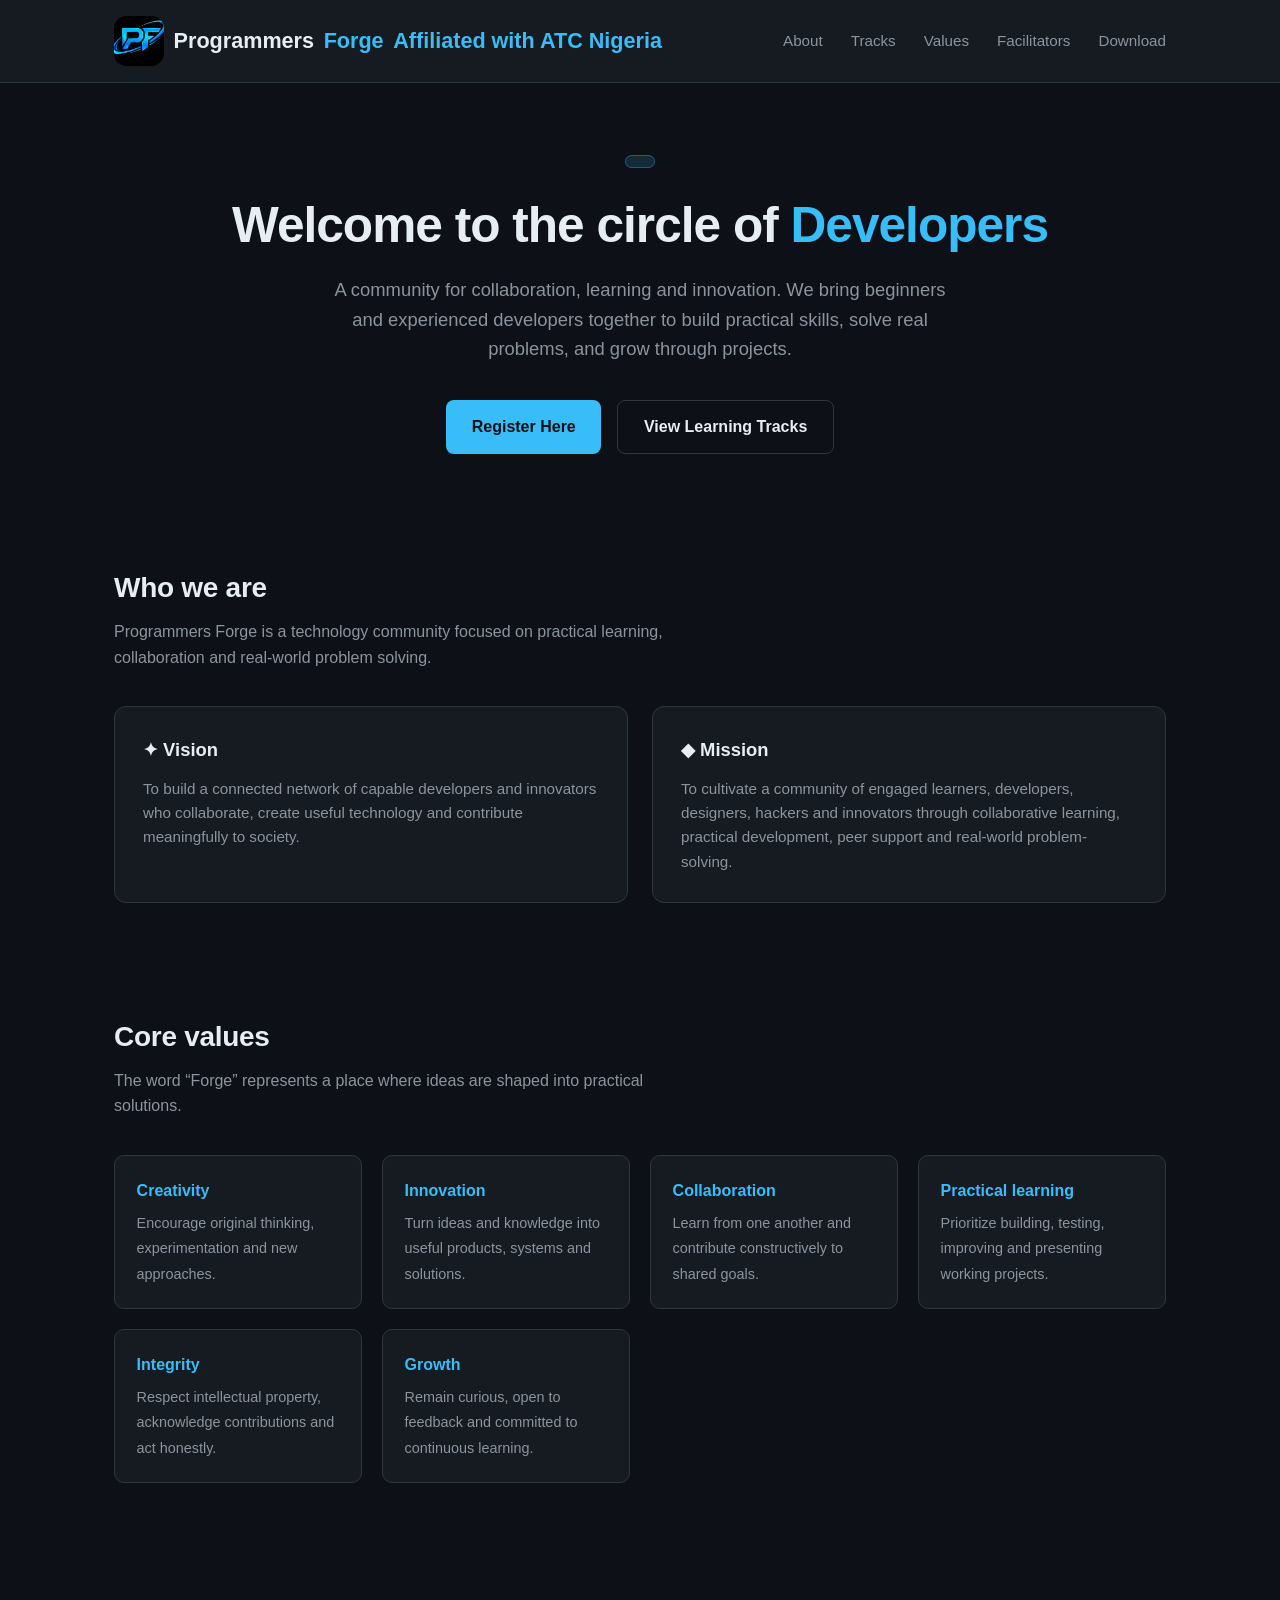
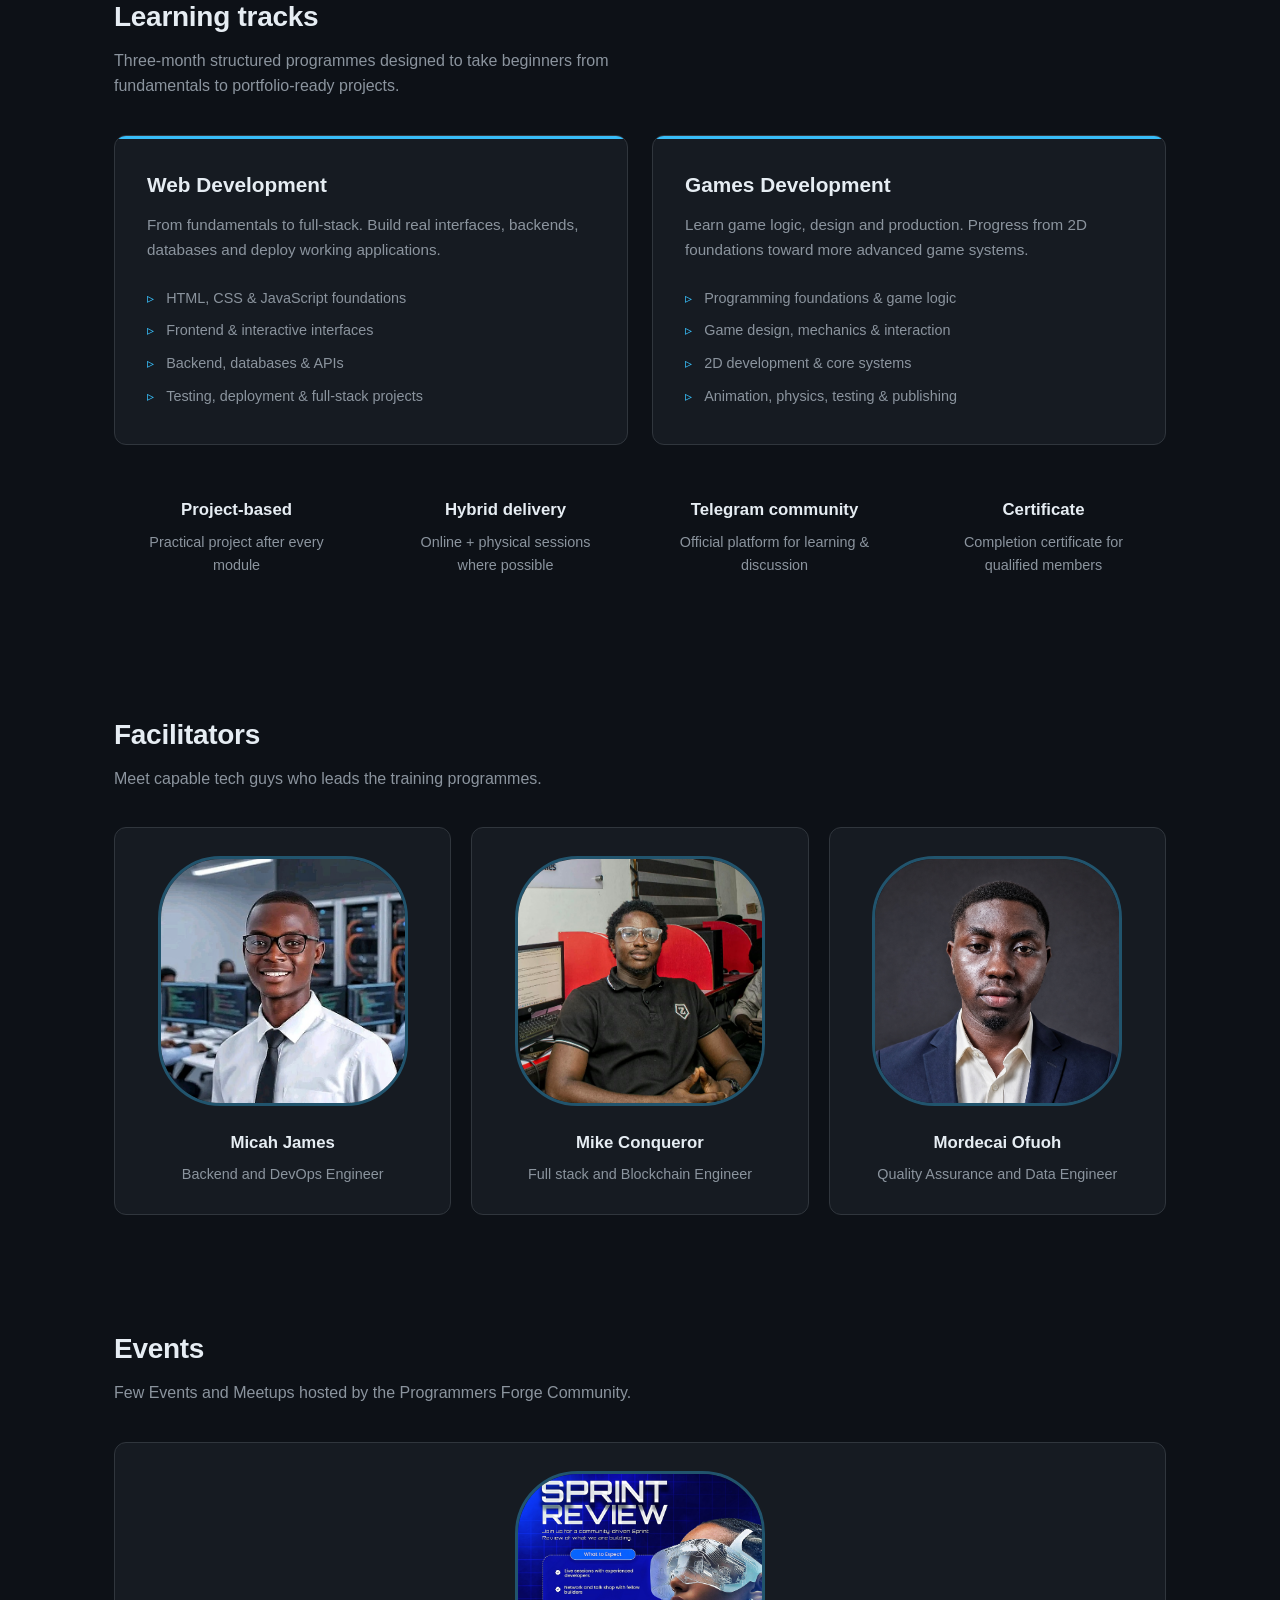
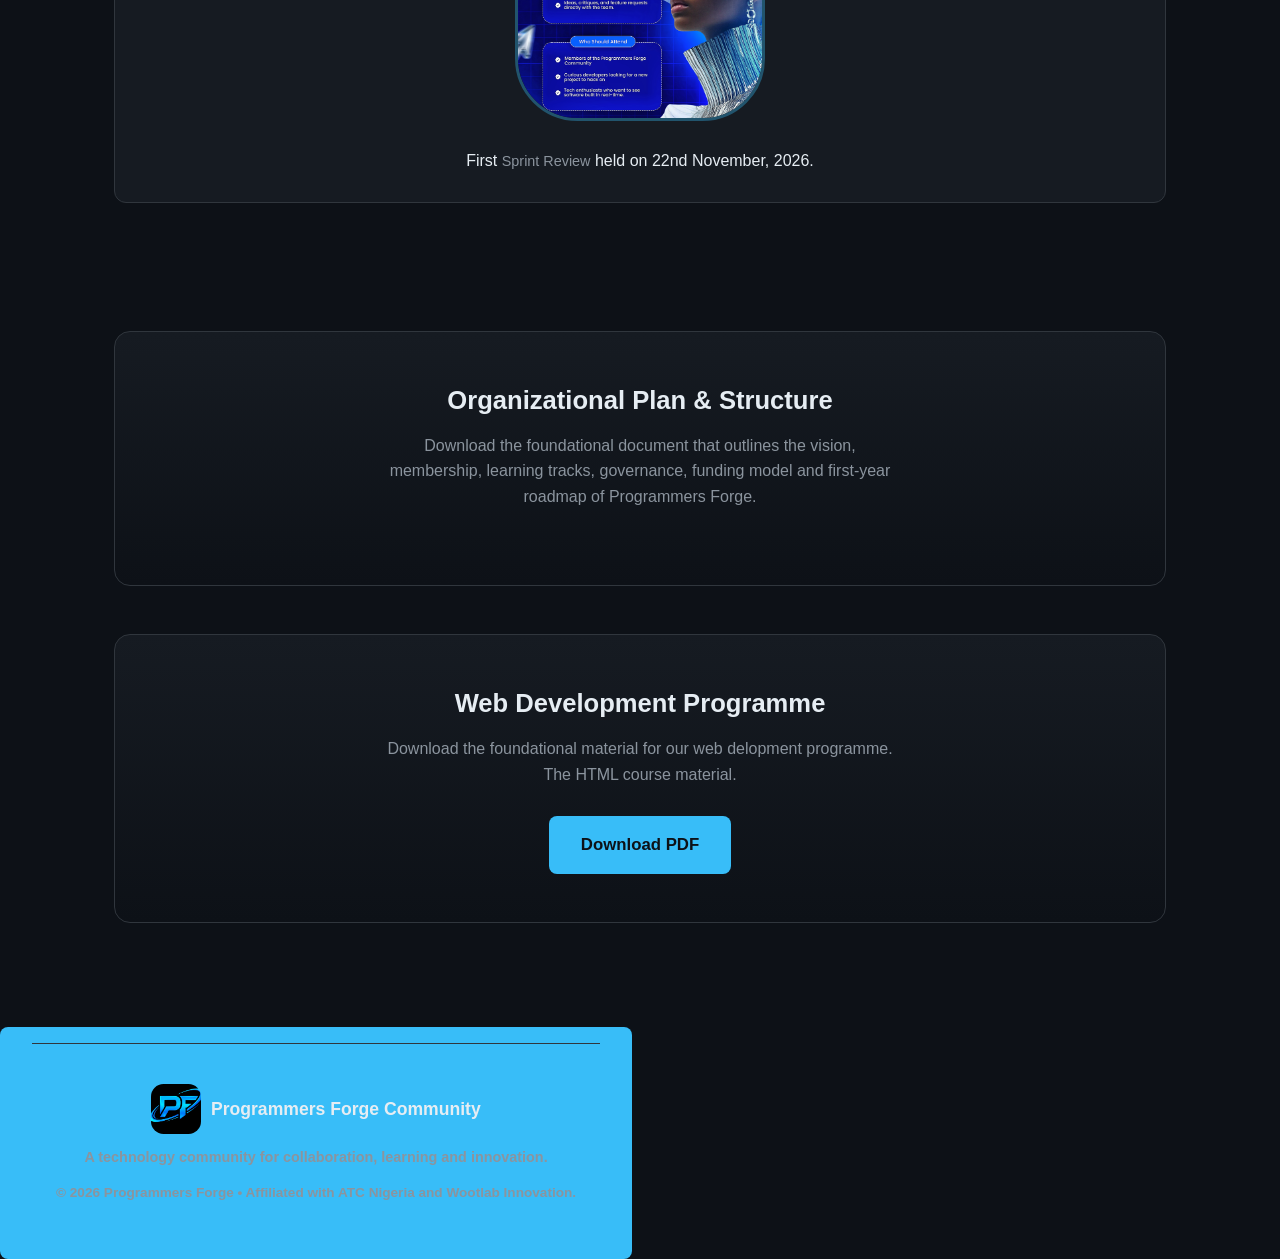
<file: indhjjeex.html>
<!DOCTYPE html>
<html lang="en">
<head>
    <meta charset="UTF-8">
    <meta name="viewport" content="width=device-width, initial-scale=1.0">
    <title>Programmers Forge | Technology Community for Collaboration, Learning & Innovation</title>
    <meta name="description" content="Programmers Forge is a technology community for collaboration, learning and innovation. Join our Web Development and Games Development tracks.">
    <style>
        :root {
            --bg-dark: #0d1117;
            --bg-card: #161b22;
            --bg-hover: #21262d;
            --border: #30363d;
            --text-primary: #e6edf3;
            --text-secondary: #8b949e;
            --accent: #38bdf8;          /* Sky blue */
            --accent-hover: #0ea5e9;    /* Deeper sky blue */
            --accent-soft: rgba(56, 189, 248, 0.15);
            --accent-border: rgba(56, 189, 248, 0.35);
        }

        * {
            margin: 0;
            padding: 0;
            box-sizing: border-box;
        }

        body {
            font-family: -apple-system, BlinkMacSystemFont, "Segoe UI", Helvetica, Arial, sans-serif;
            background-color: var(--bg-dark);
            color: var(--text-primary);
            line-height: 1.6;
        }

        a {
            color: var(--accent);
            text-decoration: none;
        }

        a:hover {
            text-decoration: underline;
        }

        img {
            border-radius: 25%;
            object-fit: cover;
        }

        /* Header */
        header {
            background: var(--bg-card);
            border-bottom: 1px solid var(--border);
            position: sticky;
            top: 0;
            z-index: 100;
        }

        .nav {
            max-width: 1100px;
            margin: 0 auto;
            padding: 1rem 1.5rem;
            display: flex;
            justify-content: space-between;
            align-items: center;
        }

        .logo {
            font-size: 1.35rem;
            font-weight: 700;
            color: var(--text-primary);
            display: flex;
            align-items: center;
            gap: 0.6rem;
        }

        .logo img {
            border-radius: 25%;
            display: block;
        }

        .logo span {
            color: var(--accent);
        }

        .nav-links {
            display: flex;
            gap: 1.75rem;
            list-style: none;
        }

        .nav-links a {
            color: var(--text-secondary);
            font-size: 0.95rem;
            font-weight: 500;
            transition: color 0.2s;
        }

        .nav-links a:hover {
            color: var(--text-primary);
            text-decoration: none;
        }

        /* Hero */
        .hero {
            max-width: 1100px;
            margin: 0 auto;
            padding: 4.5rem 1.5rem 3.5rem;
            text-align: center;
        }

        .hero-badge {
            display: inline-block;
            background: var(--accent-soft);
            color: var(--accent);
            font-size: 0.85rem;
            font-weight: 600;
            padding: 0.35rem 0.9rem;
            border-radius: 999px;
            margin-bottom: 1.25rem;
            border: 1px solid var(--accent-border);
        }

        .hero h1 {
            font-size: clamp(2.1rem, 5vw, 3.1rem);
            font-weight: 800;
            line-height: 1.2;
            margin-bottom: 1.25rem;
            letter-spacing: -0.02em;
        }

        .hero h1 span {
            color: var(--accent);
        }

        .hero p {
            font-size: 1.15rem;
            color: var(--text-secondary);
            max-width: 640px;
            margin: 0 auto 2.25rem;
        }

        .hero-buttons {
            display: flex;
            gap: 1rem;
            justify-content: center;
            flex-wrap: wrap;
        }

        .btn {
            display: inline-flex;
            align-items: center;
            gap: 0.5rem;
            padding: 0.85rem 1.6rem;
            border-radius: 8px;
            font-weight: 600;
            font-size: 1rem;
            transition: all 0.2s;
            cursor: pointer;
            border: none;
        }

        .btn-primary {
            background: var(--accent);
            color: #0d1117;
        }

        .btn-primary:hover {
            background: var(--accent-hover);
            text-decoration: none;
            transform: translateY(-1px);
        }

        .btn-secondary {
            background: transparent;
            color: var(--text-primary);
            border: 1px solid var(--border);
        }

        .btn-secondary:hover {
            background: var(--bg-hover);
            border-color: var(--text-secondary);
            text-decoration: none;
        }

        /* Sections */
        section {
            max-width: 1100px;
            margin: 0 auto;
            padding: 3.5rem 1.5rem;
        }

        .section-title {
            font-size: 1.75rem;
            font-weight: 700;
            margin-bottom: 0.5rem;
            letter-spacing: -0.01em;
        }

        .section-subtitle {
            color: var(--text-secondary);
            margin-bottom: 2.25rem;
            max-width: 560px;
        }

        /* Vision / Mission cards */
        .grid-2 {
            display: grid;
            grid-template-columns: repeat(auto-fit, minmax(280px, 1fr));
            gap: 1.5rem;
        }

        .card {
            background: var(--bg-card);
            border: 1px solid var(--border);
            border-radius: 12px;
            padding: 1.75rem;
            transition: border-color 0.2s;
        }

        .card:hover {
            border-color: #484f58;
        }

        .card h3 {
            font-size: 1.15rem;
            margin-bottom: 0.75rem;
            display: flex;
            align-items: center;
            gap: 0.5rem;
        }

        .card p {
            color: var(--text-secondary);
            font-size: 0.95rem;
        }

        /* Values + Facilitators grid */
        .values-grid {
            display: grid;
            grid-template-columns: repeat(auto-fit, minmax(220px, 1fr));
            gap: 1.25rem;
        }

        .value-item {
            background: var(--bg-card);
            border: 1px solid var(--border);
            border-radius: 10px;
            padding: 1.35rem;
        }

        .value-item strong {
            display: block;
            color: var(--accent);
            margin-bottom: 0.4rem;
            font-size: 1rem;
        }

        .value-item span {
            color: var(--text-secondary);
            font-size: 0.9rem;
        }

        /* Facilitators */
        .facilitator-card {
            background: var(--bg-card);
            border: 1px solid var(--border);
            border-radius: 12px;
            padding: 1.75rem 1.25rem;
            text-align: center;
            transition: border-color 0.2s;
        }

        .facilitator-card:hover {
            border-color: var(--accent);
        }

        .facilitator-card img {
            width: 250px;
            height: 250px;
            border-radius: 25%;
            margin-bottom: 1rem;
            border: 3px solid var(--accent-border);
            object-fit: cover;
        }

        .facilitator-card strong {
            display: block;
            color: var(--text-primary);
            font-size: 1.05rem;
            margin-bottom: 0.25rem;
        }

        .facilitator-card span {
            color: var(--text-secondary);
            font-size: 0.9rem;
        }

        /* Tracks */
        .tracks {
            display: grid;
            grid-template-columns: repeat(auto-fit, minmax(300px, 1fr));
            gap: 1.5rem;
        }

        .track-card {
            background: var(--bg-card);
            border: 1px solid var(--border);
            border-radius: 12px;
            padding: 2rem;
            position: relative;
            overflow: hidden;
        }

        .track-card::before {
            content: "";
            position: absolute;
            top: 0;
            left: 0;
            right: 0;
            height: 3px;
            background: var(--accent);
        }

        .track-card h3 {
            font-size: 1.3rem;
            margin-bottom: 0.75rem;
        }

        .track-card p {
            color: var(--text-secondary);
            margin-bottom: 1.25rem;
            font-size: 0.95rem;
        }

        .track-card ul {
            list-style: none;
            color: var(--text-secondary);
            font-size: 0.9rem;
        }

        .track-card ul li {
            padding: 0.3rem 0;
            padding-left: 1.2rem;
            position: relative;
        }

        .track-card ul li::before {
            content: "▹";
            position: absolute;
            left: 0;
            color: var(--accent);
        }

        /* Features row */
        .features {
            display: grid;
            grid-template-columns: repeat(auto-fit, minmax(240px, 1fr));
            gap: 1.5rem;
            margin-top: 1rem;
        }

        .feature {
            text-align: center;
            padding: 1.5rem 1rem;
        }

        .feature-icon {
            font-size: 1.8rem;
            margin-bottom: 0.75rem;
        }

        .feature h4 {
            margin-bottom: 0.4rem;
            font-size: 1.05rem;
        }

        .feature p {
            color: var(--text-secondary);
            font-size: 0.9rem;
        }

        /* Download CTA */
        .download-section {
            background: linear-gradient(180deg, var(--bg-card) 0%, var(--bg-dark) 100%);
            border: 1px solid var(--border);
            border-radius: 16px;
            padding: 3rem 2rem;
            text-align: center;
            margin: 1rem 0 3rem;
        }

        .download-section h2 {
            font-size: 1.6rem;
            margin-bottom: 0.75rem;
        }

        .download-section p {
            color: var(--text-secondary);
            max-width: 520px;
            margin: 0 auto 1.75rem;
        }

        .download-btn {
            display: inline-flex;
            align-items: center;
            gap: 0.6rem;
            background: var(--accent);
            color: #0d1117;
            padding: 1rem 2rem;
            border-radius: 8px;
            font-weight: 700;
            font-size: 1.05rem;
            transition: all 0.2s;
        }

        .download-btn:hover {
            background: var(--accent-hover);
            text-decoration: none;
            transform: translateY(-2px);
            box-shadow: 0 6px 20px rgba(56, 189, 248, 0.3);
        }

        /* Footer */
        footer {
            border-top: 1px solid var(--border);
            padding: 2.5rem 1.5rem;
            text-align: center;
            color: var(--text-secondary);
            font-size: 0.9rem;
        }

        footer .logo {
            justify-content: center;
            margin-bottom: 0.75rem;
            font-size: 1.1rem;
        }

        /* Responsive */
        @media (max-width: 700px) {
            .nav-links {
                display: none;
            }

            .hero {
                padding: 3rem 1.25rem 2.5rem;
            }

            .download-section {
                padding: 2.25rem 1.25rem;
            }
        }
    </style>
</head>
<body>

    <!-- Navigation -->
    <header>
        <nav class="nav">
            <div class="logo">
                <img src="docs/logo.jpg" width="50" height="50" alt="Programmers Forge logo">
                Programmers <span>Forge</span> 
                <a href=”https://www.americantower.com/en-ng/">Affiliated with ATC Nigeria</a>
            </div>
            <ul class="nav-links">
                <li><a href="#about">About</a></li>
                <li><a href="#tracks">Tracks</a></li>
                <li><a href="#values">Values</a></li>
                <li><a href="#facilitators">Facilitators</a></li>
                <li><a href="#download">Download</a></li>
            </ul>
        </nav>
    </header>

    <!-- Hero -->
    <section class="hero">
        <div class="hero-badge"></div>
        <h1>Welcome to the circle of <span>Developers</span></h1>
        <p>
            A community for collaboration, learning and innovation. 
            We bring beginners and experienced developers together to build practical skills, 
            solve real problems, and grow through projects.
        </p>
        <div class="hero-buttons">
            <a href="https://forms.gle/5eBDGkRrgoU51Q5h6" class="btn btn-primary">
                Register Here
            </a>
            <a href="#tracks" class="btn btn-secondary">
                View Learning Tracks
            </a>
        </div>
    </section>

    <!-- About / Vision & Mission -->
    <section id="about">
        <h2 class="section-title">Who we are</h2>
        <p class="section-subtitle">
            Programmers Forge is a technology community focused on practical learning, 
            collaboration and real-world problem solving.
        </p>

        <div class="grid-2">
            <div class="card">
                <h3>✦ Vision</h3>
                <p>
                    To build a connected network of capable developers and innovators 
                    who collaborate, create useful technology and contribute meaningfully to society.
                </p>
            </div>
            <div class="card">
                <h3>◆ Mission</h3>
                <p>
                    To cultivate a community of engaged learners, developers, designers, 
                    hackers and innovators through collaborative learning, practical development, 
                    peer support and real-world problem-solving.
                </p>
            </div>
        </div>
    </section>

    <!-- Values -->
    <section id="values">
        <h2 class="section-title">Core values</h2>
        <p class="section-subtitle">
            The word “Forge” represents a place where ideas are shaped into practical solutions.
        </p>

        <div class="values-grid">
            <div class="value-item">
                <strong>Creativity</strong>
                <span>Encourage original thinking, experimentation and new approaches.</span>
            </div>
            <div class="value-item">
                <strong>Innovation</strong>
                <span>Turn ideas and knowledge into useful products, systems and solutions.</span>
            </div>
            <div class="value-item">
                <strong>Collaboration</strong>
                <span>Learn from one another and contribute constructively to shared goals.</span>
            </div>
            <div class="value-item">
                <strong>Practical learning</strong>
                <span>Prioritize building, testing, improving and presenting working projects.</span>
            </div>
            <div class="value-item">
                <strong>Integrity</strong>
                <span>Respect intellectual property, acknowledge contributions and act honestly.</span>
            </div>
            <div class="value-item">
                <strong>Growth</strong>
                <span>Remain curious, open to feedback and committed to continuous learning.</span>
            </div>
        </div>
    </section>

    <!-- Learning Tracks -->
    <section id="tracks">
        <h2 class="section-title">Learning tracks</h2>
        <p class="section-subtitle">
            Three-month structured programmes designed to take beginners from fundamentals 
            to portfolio-ready projects.
        </p>

        <div class="tracks">
            <div class="track-card">
                <h3>Web Development</h3>
                <p>
                    From fundamentals to full-stack. Build real interfaces, backends, 
                    databases and deploy working applications.
                </p>
                <ul>
                    <li>HTML, CSS & JavaScript foundations</li>
                    <li>Frontend & interactive interfaces</li>
                    <li>Backend, databases & APIs</li>
                    <li>Testing, deployment & full-stack projects</li>
                </ul>
            </div>

            <div class="track-card">
                <h3>Games Development</h3>
                <p>
                    Learn game logic, design and production. Progress from 2D foundations 
                    toward more advanced game systems.
                </p>
                <ul>
                    <li>Programming foundations & game logic</li>
                    <li>Game design, mechanics & interaction</li>
                    <li>2D development & core systems</li>
                    <li>Animation, physics, testing & publishing</li>
                </ul>
            </div>
        </div>

        <div class="features">
            <div class="feature">
                <div class="feature-icon"></div>
                <h4>Project-based</h4>
                <p>Practical project after every module</p>
            </div>
            <div class="feature">
                <div class="feature-icon"></div>
                <h4>Hybrid delivery</h4>
                <p>Online + physical sessions where possible</p>
            </div>
            <div class="feature">
                <div class="feature-icon"></div>
                <h4>Telegram community</h4>
                <p>Official platform for learning & discussion</p>
            </div>
            <div class="feature">
                <div class="feature-icon"></div>
                <h4>Certificate</h4>
                <p>Completion certificate for qualified members</p>
            </div>
        </div>
    </section>

    <!-- Facilitators -->
    <section id="facilitators">
        <h2 class="section-title">Facilitators</h2>
        <p class="section-subtitle">
           Meet capable tech guys who leads the training programmes.
        </p>

        <div class="values-grid">
            <div class="facilitator-card">
                <img src="docs/mhyka.jpg" width="110" height="110" alt="Micah James">
                <strong>Micah James</strong>
                <span>Backend and DevOps Engineer</span>
            </div>
            <div class="facilitator-card">
                <img src="docs/mike.jpg" width="110" height="110" alt="Conqueror Mike">
                <strong>Mike Conqueror</strong></strong>
                <span>Full stack and Blockchain Engineer</span>
            </div>
            <div class="facilitator-card">
                <img src="docs/mordy.jpg" width="110" height="110" alt="Mordecai Ofouh">
                <strong>Mordecai Ofuoh</strong>
                <span>Quality Assurance and Data Engineer</span>
            </div>
        </div>
    </section>

<section id="facilitators">
        <h2 class="section-title">Events</h2>
        <p class="section-subtitle">
           Few Events and Meetups hosted by the Programmers Forge Community.
        </p>

        <div class="values-grid">
            <div class="facilitator-card">
                <img src="docs/sprint_review.jpeg" width="110" height="220" alt="Sprint Review Flier ">
                <strong></strong>
                First <span>Sprint Review</span> held on 22nd November, 2026.
            </div>
        </div>
    </section>



    <!-- Download Section -->
    <section id="download">
        <div class="download-section">
            <h2>Organizational Plan & Structure</h2>
            <p>
                Download the foundational document that outlines the vision, membership, 
                learning tracks, governance, funding model and first-year roadmap of 
                Programmers Forge.
            </p>
          <!--  <a class="download-btn" 
               href="https://github.com/ProgrammersForge/programmers-forge/blob/main/docs/PROGRAMMERS_FORGE_PLAN_AND_STRUCTURE.pdf" 
               target="_blank"
               rel="noopener">
                ↓ Download PDF
            </a> -->
        </div>
        </div>
        <div class="download-section">
        <h2>Web Development Programme</h2>
        <p>
        Download the foundational material for our web delopment programme. The HTML course material.
        </p>
        
        <!-- 
        REPLACE the href below with your actual GitHub file page link.
        Example: https://github.com/USERNAME/REPO/blob/main/PROGRAMMERS_FORGE_PLAN_AND_STRUCTURE.pdf
        -->
        <a class="download-btn" 
        href="docs/programmers_forge_html_handbook.pdf" 
        target="_blank"
        rel="noopener">
         Download PDF
    </section>

    <!-- Footer -->
  <footer>
        <div class="logo">
            <img src="docs/logo.jpg" width="50" height="50" alt="Programmers Forge logo">
            Programmers Forge Community
        </div>
        <p>A technology community for collaboration, learning and innovation.</p>
        <p style="margin-top: 0.75rem; font-size: 0.85rem;">
            © 2026 Programmers Forge • Affiliated with ATC Nigeria and Wootlab Innovation. 
        </p>
  </footer>

</body>
</html>
</file>
<file: css/style.css>
:root {
    --bg-dark: #0d1117;
    --bg-card: #161b22;
    --bg-hover: #21262d;
    --border: #30363d;
    --text-primary: #e6edf3;
    --text-secondary: #8b949e;
    --accent: #38bdf8;
    --accent-hover: #0ea5e9;
    --accent-soft: rgba(56, 189, 248, 0.15);
    --accent-border: rgba(56, 189, 248, 0.35);
}

* {
    margin: 0;
    padding: 0;
    box-sizing: border-box;
}

body {
    font-family: -apple-system, BlinkMacSystemFont, "Segoe UI", Helvetica, Arial, sans-serif;
    background-color: var(--bg-dark);
    color: var(--text-primary);
    line-height: 1.6;
}

a {
    color: var(--accent);
    text-decoration: none;
}

a:hover {
    text-decoration: underline;
}

img {
    border-radius: 25%;
    object-fit: cover;
}

/* Header */
header {
    background: var(--bg-card);
    border-bottom: 1px solid var(--border);
    position: sticky;
    top: 0;
    z-index: 100;
}

.nav {
    max-width: 1100px;
    margin: 0 auto;
    padding: 1rem 1.5rem;
    display: flex;
    justify-content: space-between;
    align-items: center;
}

.logo {
    font-size: 1.35rem;
    font-weight: 700;
    color: var(--text-primary);
    display: flex;
    align-items: center;
    gap: 0.6rem;
}

.logo img {
    border-radius: 25%;
    display: block;
}

.logo span {
    color: var(--accent);
}

.nav-links {
    display: flex;
    gap: 1.5rem;
    list-style: none;
    flex-wrap: wrap;
}

.nav-links a {
    color: var(--text-secondary);
    font-size: 0.95rem;
    font-weight: 500;
    transition: color 0.2s;
}

.nav-links a:hover,
.nav-links a.active {
    color: var(--text-primary);
    text-decoration: none;
}

/* Hero */
.hero {
    max-width: 1100px;
    margin: 0 auto;
    padding: 4.5rem 1.5rem 3.5rem;
    text-align: center;
}

.hero-badge {
    display: inline-block;
    background: var(--accent-soft);
    color: var(--accent);
    font-size: 0.85rem;
    font-weight: 600;
    padding: 0.35rem 0.9rem;
    border-radius: 999px;
    margin-bottom: 1.25rem;
    border: 1px solid var(--accent-border);
}

.hero h1 {
    font-size: clamp(2.1rem, 5vw, 3.1rem);
    font-weight: 800;
    line-height: 1.2;
    margin-bottom: 1.25rem;
    letter-spacing: -0.02em;
}

.hero h1 span {
    color: var(--accent);
}

.hero p {
    font-size: 1.15rem;
    color: var(--text-secondary);
    max-width: 640px;
    margin: 0 auto 2.25rem;
}

.hero-buttons {
    display: flex;
    gap: 1rem;
    justify-content: center;
    flex-wrap: wrap;
}

.btn {
    display: inline-flex;
    align-items: center;
    gap: 0.5rem;
    padding: 0.85rem 1.6rem;
    border-radius: 8px;
    font-weight: 600;
    font-size: 1rem;
    transition: all 0.2s;
    cursor: pointer;
    border: none;
}

.btn-primary {
    background: var(--accent);
    color: #0d1117;
}

.btn-primary:hover {
    background: var(--accent-hover);
    text-decoration: none;
    transform: translateY(-1px);
}

.btn-secondary {
    background: transparent;
    color: var(--text-primary);
    border: 1px solid var(--border);
}

.btn-secondary:hover {
    background: var(--bg-hover);
    border-color: var(--text-secondary);
    text-decoration: none;
}

/* Sections */
section {
    max-width: 1100px;
    margin: 0 auto;
    padding: 3.5rem 1.5rem;
}

.section-title {
    font-size: 1.75rem;
    font-weight: 700;
    margin-bottom: 0.5rem;
    letter-spacing: -0.01em;
}

.section-subtitle {
    color: var(--text-secondary);
    margin-bottom: 2.25rem;
    max-width: 560px;
}

/* Vision / Mission cards */
.grid-2 {
    display: grid;
    grid-template-columns: repeat(auto-fit, minmax(280px, 1fr));
    gap: 1.5rem;
}

.card {
    background: var(--bg-card);
    border: 1px solid var(--border);
    border-radius: 12px;
    padding: 1.75rem;
    transition: border-color 0.2s;
}

.card:hover {
    border-color: #484f58;
}

.card h3 {
    font-size: 1.15rem;
    margin-bottom: 0.75rem;
    display: flex;
    align-items: center;
    gap: 0.5rem;
}

.card p {
    color: var(--text-secondary);
    font-size: 0.95rem;
}

/* Values + Facilitators grid */
.values-grid {
    display: grid;
    grid-template-columns: repeat(auto-fit, minmax(220px, 1fr));
    gap: 1.25rem;
}

.value-item {
    background: var(--bg-card);
    border: 1px solid var(--border);
    border-radius: 10px;
    padding: 1.35rem;
}

.value-item strong {
    display: block;
    color: var(--accent);
    margin-bottom: 0.4rem;
    font-size: 1rem;
}

.value-item span {
    color: var(--text-secondary);
    font-size: 0.9rem;
}

/* Facilitators */
.facilitator-card {
    background: var(--bg-card);
    border: 1px solid var(--border);
    border-radius: 12px;
    padding: 1.75rem 1.25rem;
    text-align: center;
    transition: border-color 0.2s;
}

.facilitator-card:hover {
    border-color: var(--accent);
}

.facilitator-card img {
    width: 140px;
    height: 140px;
    border-radius: 25%;
    margin-bottom: 1rem;
    border: 3px solid var(--accent-border);
    object-fit: cover;
}

.facilitator-card strong {
    display: block;
    color: var(--text-primary);
    font-size: 1.05rem;
    margin-bottom: 0.25rem;
}

.facilitator-card span {
    color: var(--text-secondary);
    font-size: 0.9rem;
}

/* Tracks */
.tracks {
    display: grid;
    grid-template-columns: repeat(auto-fit, minmax(300px, 1fr));
    gap: 1.5rem;
}

.track-card {
    background: var(--bg-card);
    border: 1px solid var(--border);
    border-radius: 12px;
    padding: 2rem;
    position: relative;
    overflow: hidden;
}

.track-card::before {
    content: "";
    position: absolute;
    top: 0;
    left: 0;
    right: 0;
    height: 3px;
    background: var(--accent);
}

.track-card h3 {
    font-size: 1.3rem;
    margin-bottom: 0.75rem;
}

.track-card p {
    color: var(--text-secondary);
    margin-bottom: 1.25rem;
    font-size: 0.95rem;
}

.track-card ul {
    list-style: none;
    color: var(--text-secondary);
    font-size: 0.9rem;
}

.track-card ul li {
    padding: 0.3rem 0;
    padding-left: 1.2rem;
    position: relative;
}

.track-card ul li::before {
    content: "▹";
    position: absolute;
    left: 0;
    color: var(--accent);
}

/* Features row */
.features {
    display: grid;
    grid-template-columns: repeat(auto-fit, minmax(240px, 1fr));
    gap: 1.5rem;
    margin-top: 2rem;
}

.feature {
    text-align: center;
    padding: 1.5rem 1rem;
}

.feature-icon {
    font-size: 1.8rem;
    margin-bottom: 0.75rem;
}

.feature h4 {
    margin-bottom: 0.4rem;
    font-size: 1.05rem;
}

.feature p {
    color: var(--text-secondary);
    font-size: 0.9rem;
}

/* Partners */
.partners-grid {
    display: grid;
    grid-template-columns: repeat(auto-fit, minmax(260px, 1fr));
    gap: 1.5rem;
}

.partner-card {
    background: var(--bg-card);
    border: 1px solid var(--border);
    border-radius: 12px;
    padding: 2rem 1.5rem;
    text-align: center;
    transition: border-color 0.2s;
}

.partner-card:hover {
    border-color: var(--accent);
}

.partner-card h3 {
    font-size: 1.2rem;
    margin-bottom: 0.5rem;
    color: var(--text-primary);
}

.partner-card p {
    color: var(--text-secondary);
    font-size: 0.9rem;
    margin-bottom: 1.25rem;
}

.partner-card a {
    display: inline-block;
    font-weight: 600;
    font-size: 0.95rem;
}

/* Events */
.event-card {
    background: var(--bg-card);
    border: 1px solid var(--border);
    border-radius: 12px;
    padding: 1.5rem;
    text-align: center;
    max-width: 420px;
}

.event-card img {
    width: 100%;
    max-width: 320px;
    height: auto;
    border-radius: 12px;
    margin-bottom: 1rem;
    border: 1px solid var(--border);
}

.event-card strong {
    display: block;
    color: var(--text-primary);
    margin-bottom: 0.35rem;
}

.event-card span {
    color: var(--text-secondary);
    font-size: 0.9rem;
}

/* Download CTA */
.download-section {
    background: linear-gradient(180deg, var(--bg-card) 0%, var(--bg-dark) 100%);
    border: 1px solid var(--border);
    border-radius: 16px;
    padding: 2.5rem 2rem;
    text-align: center;
    margin-bottom: 1.5rem;
}

.download-section h2 {
    font-size: 1.4rem;
    margin-bottom: 0.6rem;
}

.download-section p {
    color: var(--text-secondary);
    max-width: 520px;
    margin: 0 auto 1.5rem;
    font-size: 0.95rem;
}

.download-btn {
    display: inline-flex;
    align-items: center;
    gap: 0.6rem;
    background: var(--accent);
    color: #0d1117;
    padding: 0.9rem 1.75rem;
    border-radius: 8px;
    font-weight: 700;
    font-size: 1rem;
    transition: all 0.2s;
}

.download-btn:hover {
    background: var(--accent-hover);
    text-decoration: none;
    transform: translateY(-2px);
    box-shadow: 0 6px 20px rgba(56, 189, 248, 0.3);
}

.download-btn.disabled {
    background: #30363d;
    color: var(--text-secondary);
    cursor: not-allowed;
    pointer-events: none;
}

/* Page header for sub pages */
.page-header {
    max-width: 1100px;
    margin: 0 auto;
    padding: 3rem 1.5rem 1.5rem;
}

.page-header h1 {
    font-size: 2rem;
    font-weight: 700;
    margin-bottom: 0.5rem;
}

.page-header p {
    color: var(--text-secondary);
    max-width: 560px;
}

/* Footer */
footer {
    border-top: 1px solid var(--border);
    padding: 2.5rem 1.5rem;
    text-align: center;
    color: var(--text-secondary);
    font-size: 0.9rem;
}

footer .logo {
    justify-content: center;
    margin-bottom: 0.75rem;
    font-size: 1.1rem;
}

footer .logo img {
    width: 40px;
    height: 40px;
}

/* Responsive */
@media (max-width: 700px) {
    .nav-links {
        display: none;
    }

    .hero {
        padding: 3rem 1.25rem 2.5rem;
    }

    .download-section {
        padding: 2rem 1.25rem;
    }

    .facilitator-card img {
        width: 120px;
        height: 120px;
    }
}
</file>
